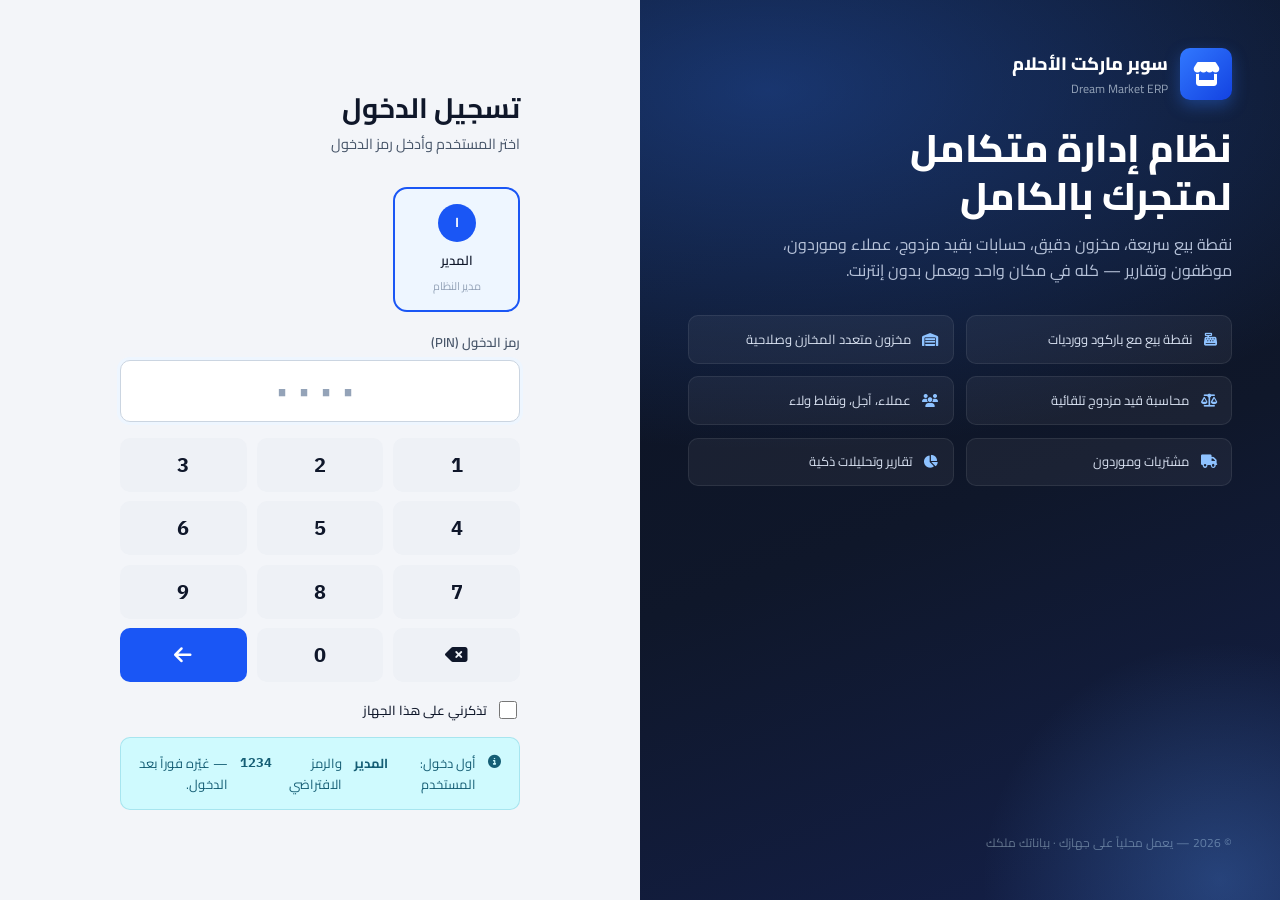
<file: index.html>
<!DOCTYPE html>
<html lang="ar" dir="rtl" data-theme="light">
<head>
  <meta charset="UTF-8">
  <meta name="viewport" content="width=device-width, initial-scale=1.0, viewport-fit=cover">
  <meta name="theme-color" content="#0f172a">
  <meta name="description" content="Dream Market ERP — نظام إدارة متكامل للسوبر ماركت والبقالة: نقطة بيع، مخزون، محاسبة، عملاء، موردون، موظفون وتقارير">
  <meta name="apple-mobile-web-app-capable" content="yes">
  <meta name="mobile-web-app-capable" content="yes">
  <title>Dream Market ERP</title>
  <link rel="manifest" href="manifest.json">
  <link rel="icon" href="data:image/svg+xml,%3Csvg xmlns='http://www.w3.org/2000/svg' viewBox='0 0 64 64'%3E%3Crect width='64' height='64' rx='14' fill='%231a56f5'/%3E%3Cpath d='M14 26h36l-3 20H17z' fill='none' stroke='%23fff' stroke-width='4' stroke-linejoin='round'/%3E%3Cpath d='M22 26v-4a10 10 0 0 1 20 0v4' fill='none' stroke='%23fff' stroke-width='4'/%3E%3C/svg%3E">
  <link rel="stylesheet" href="assets/lib/fontawesome/css/all.min.css">
  <link rel="stylesheet" href="assets/css/design-system.css">
  <link rel="stylesheet" href="assets/css/layout.css">
</head>
<body>
  <div class="loading-overlay" id="loading"><div class="brand-logo" style="width:64px;height:64px;font-size:1.8rem"><i class="fas fa-store"></i></div><div class="spinner"></div><div class="muted text-sm">جاري تحميل النظام…</div></div>
  <div class="app"></div>

  <!-- Libraries (bundled locally — work fully offline) -->
  <script src="assets/lib/chart.umd.min.js"></script>
  <script src="assets/lib/xlsx.full.min.js"></script>
  <script src="assets/lib/JsBarcode.all.min.js"></script>
  <script src="assets/lib/qrcode.min.js"></script>

  <!-- Core -->
  <script src="app/core/utils.js"></script>
  <script src="app/core/events.js"></script>
  <script src="app/core/db.js"></script>
<script src="app/core/agg.js"></script>
  <script src="app/core/settings.js"></script>
  <script src="app/core/audit.js"></script>
  <script src="app/core/auth.js"></script>
  <script src="app/core/seed.js"></script>
  <script src="app/core/migrate.js"></script>
  <script src="app/core/cloud.js"></script>
  <script src="app/core/native.js"></script>
  <!-- UI kit -->
  <script src="app/ui/toast.js"></script>
  <script src="app/ui/modal.js"></script>
  <script src="app/ui/table.js"></script>
  <script src="app/ui/select.js"></script>
  <script src="app/ui/print.js"></script>
  <script src="app/ui/charts.js"></script>
  <script src="app/ui/router.js"></script>
  <script src="app/ui/cmdk.js"></script>
  <!-- Services -->
  <script src="app/services/accounting.js"></script>
  <script src="app/services/inventory.js"></script>
  <script src="app/services/shifts.js"></script>
  <script src="app/services/promotions.js"></script>
  <script src="app/services/crm.js"></script>
  <script src="app/services/purchasing.js"></script>
  <script src="app/services/sales.js"></script>
  <script src="app/services/hr.js"></script>
  <script src="app/services/notifications.js"></script>
  <script src="app/services/backup.js"></script>
  <script src="app/services/reports.js"></script>
  <script src="app/services/assets.js"></script>
  <script src="app/services/branches.js"></script>
  <script src="app/services/orders.js"></script>
  <script src="app/services/giftcards.js"></script>
  <script src="app/services/autobackup.js"></script>
  <script src="app/services/whatsapp.js"></script>
  <script src="app/services/dailyreport.js"></script>
  <script src="app/services/units.js"></script>
  <script src="app/services/pricechanges.js"></script>
  <script src="app/services/cashcount.js"></script>
  <script src="app/services/eta.js"></script>
  <script src="app/services/mobilecount.js"></script>
  <script src="app/services/openingimport.js"></script>
  <script src="app/services/importcenter.js"></script>
  <script src="app/services/importtypes.js"></script>
  <script src="app/services/license.js"></script>
  <script src="app/services/updater.js"></script>
  <script src="app/services/setupwizard.js"></script>
  <script src="app/services/cheques.js"></script>
  <script src="app/services/invoiceshare.js"></script>
  <script src="app/services/clearance.js"></script>
  <script src="app/services/hardware.js"></script>
  <!-- Views -->
  <script src="app/views/dashboard.js"></script>
  <script src="app/views/pos.js"></script>
  <script src="app/views/products.js"></script>
  <script src="app/views/inventory.js"></script>
  <script src="app/views/sales.js"></script>
  <script src="app/views/purchases.js"></script>
  <script src="app/views/suppliers.js"></script>
  <script src="app/views/customers.js"></script>
  <script src="app/views/expenses.js"></script>
  <script src="app/views/accounting.js"></script>
  <script src="app/views/shifts.js"></script>
  <script src="app/views/reports.js"></script>
  <script src="app/views/hr.js"></script>
  <script src="app/views/promotions.js"></script>
  <script src="app/views/users.js"></script>
  <script src="app/views/backup.js"></script>
  <script src="app/views/settings.js"></script>
  <script src="app/views/audit.js"></script>
  <script src="app/views/assets.js"></script>
  <script src="app/views/reminders.js"></script>
  <script src="app/views/branches.js"></script>
  <script src="app/views/orders.js"></script>
  <script src="app/views/giftcards.js"></script>
  <script src="app/views/quotations.js"></script>
  <script src="app/views/imports.js"></script>
  <script src="app/views/cheques.js"></script>
  <script src="app/views/analytics.js"></script>
  <!-- Self-tests (run from النسخ الاحتياطي → تشغيل اختبارات النظام) -->
  <script src="app/tests/e2e.js"></script>
  <script src="app/tests/feat-backup.js"></script>
  <script src="app/tests/feat-units.js"></script>
  <script src="app/tests/feat-ops.js"></script>
  <script src="app/tests/feat-opening.js"></script>
  <script src="app/tests/feat-imports.js"></script>
  <script src="app/tests/feat-dist.js"></script>
  <script src="app/tests/feat-cloud.js"></script>
  <script src="app/tests/feat-store.js"></script>
  <script src="app/tests/feat-hw.js"></script>
  <script src="app/tests/feat-fixes.js"></script>
  <!-- Boot -->
  <script src="app/main.js"></script>
</body>
</html>
</file>
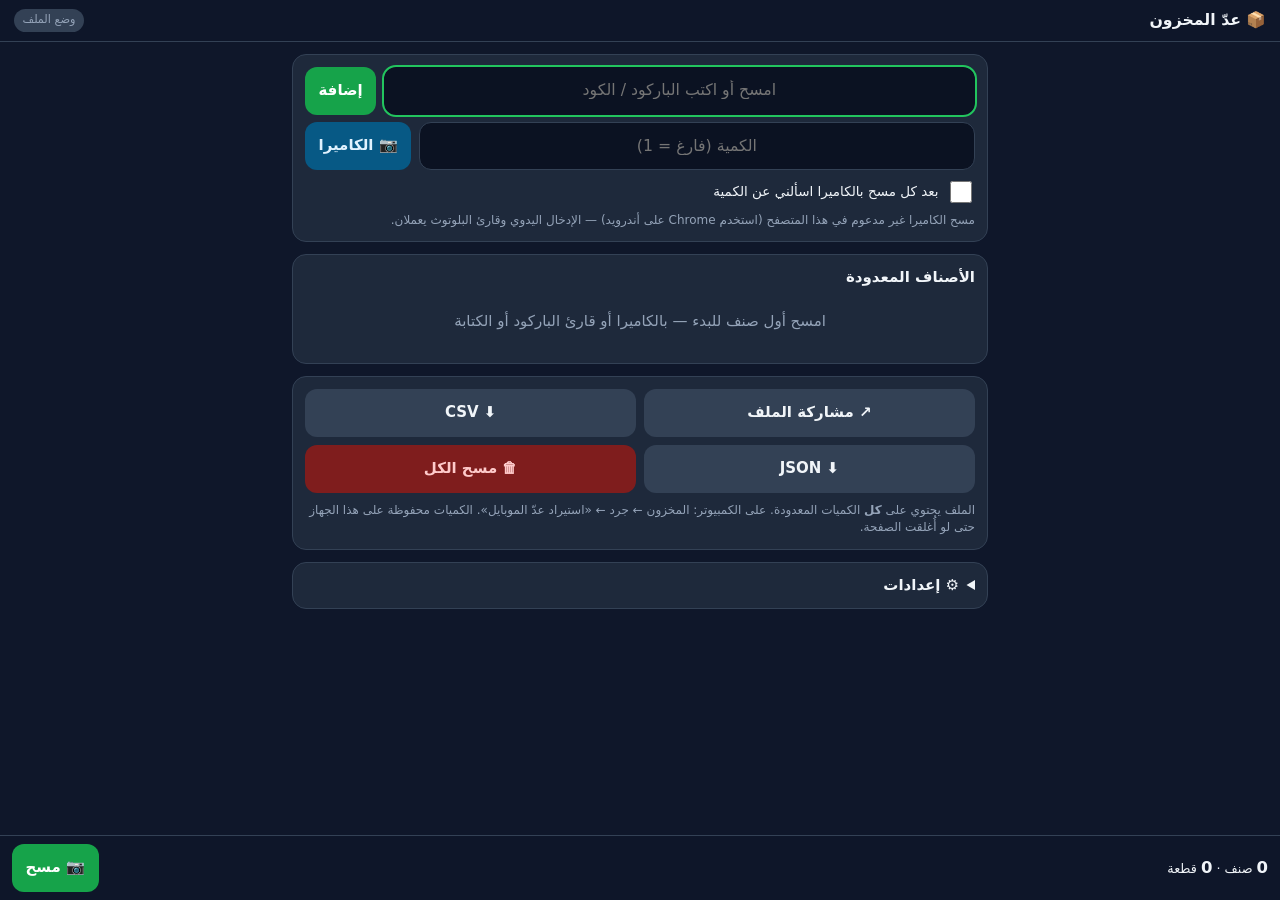
<file: count.html>
<!DOCTYPE html>
<html lang="ar" dir="rtl">
<head>
<meta charset="utf-8">
<meta name="viewport" content="width=device-width, initial-scale=1, viewport-fit=cover">
<meta name="theme-color" content="#0f172a">
<meta name="referrer" content="no-referrer">
<title>عدّ المخزون بالموبايل — Dream Market ERP</title>
<style>
:root{--bg:#0f172a;--card:#1e293b;--line:#334155;--fg:#f1f5f9;--mut:#94a3b8;--pri:#16a34a;--pri2:#22c55e;--dan:#ef4444;--war:#f59e0b;--inf:#38bdf8;--r:14px}
*{box-sizing:border-box;-webkit-tap-highlight-color:transparent}
html,body{margin:0;background:var(--bg);color:var(--fg);font:15px/1.45 system-ui,-apple-system,"Segoe UI",Tahoma,"Noto Sans Arabic",sans-serif}
body{padding:env(safe-area-inset-top) 0 calc(88px + env(safe-area-inset-bottom))}
header{position:sticky;top:0;z-index:5;background:rgba(15,23,42,.96);backdrop-filter:blur(6px);padding:.6rem .9rem;border-bottom:1px solid var(--line);display:flex;align-items:center;gap:.6rem}
header h1{font-size:1.05rem;margin:0;flex:1}
.pill{font-size:.75rem;padding:.2rem .6rem;border-radius:99px;background:#334155;color:var(--mut);white-space:nowrap}
.pill.ok{background:#14532d;color:#bbf7d0}.pill.bad{background:#7f1d1d;color:#fecaca}
main{padding:.8rem;max-width:720px;margin:0 auto}
.card{background:var(--card);border:1px solid var(--line);border-radius:var(--r);padding:.8rem;margin-bottom:.8rem}
.row{display:flex;gap:.5rem;align-items:center}
input,select,button{font:inherit;color:inherit}
input{width:100%;min-height:48px;padding:.5rem .7rem;border-radius:12px;border:1px solid var(--line);background:#0b1222;font-size:1.05rem;direction:ltr;text-align:center}
input:focus{outline:2px solid var(--pri2);border-color:transparent}
button{min-height:48px;padding:.5rem .9rem;border-radius:12px;border:0;background:#334155;cursor:pointer;font-weight:700;white-space:nowrap}
button:active{transform:scale(.97)}
button.pri{background:var(--pri);color:#fff}button.dan{background:#7f1d1d;color:#fecaca}button.inf{background:#075985;color:#e0f2fe}
button:disabled{opacity:.5}
.grid2{display:grid;grid-template-columns:1fr 1fr;gap:.5rem}
.muted{color:var(--mut)}.small{font-size:.8rem}
#cam{position:relative;border-radius:12px;overflow:hidden;background:#000;margin-top:.6rem;display:none}
#cam video{width:100%;display:block;max-height:46vh;object-fit:cover}
#cam .aim{position:absolute;inset:30% 10%;border:3px solid rgba(34,197,94,.9);border-radius:10px;box-shadow:0 0 0 999px rgba(0,0,0,.25)}
#cam .last{position:absolute;bottom:.5rem;inset-inline:0;text-align:center;font-weight:800;text-shadow:0 1px 3px #000;direction:ltr}
#cam .tools{position:absolute;top:.5rem;inset-inline-start:.5rem;display:flex;gap:.4rem}
#cam .tools button{min-height:38px;padding:.3rem .7rem;background:rgba(15,23,42,.75)}
.item{display:grid;grid-template-columns:1fr 96px 44px;gap:.5rem;align-items:center;padding:.55rem 0;border-bottom:1px solid var(--line)}
.item:last-child{border-bottom:0}
.item .nm{font-weight:700;overflow:hidden;text-overflow:ellipsis}
.item .cd{font-size:.8rem;color:var(--mut);direction:ltr;text-align:right}
.item input{min-height:42px;font-size:1.1rem;font-weight:800}
.item button{min-height:42px;padding:0;background:#3f1d1d;color:#fecaca}
.item.unk .nm{color:var(--war)}
.item.flash{animation:fl .8s}
@keyframes fl{from{background:rgba(34,197,94,.35)}to{background:transparent}}
.tag{display:inline-block;font-size:.7rem;padding:0 .4rem;border-radius:6px;background:#334155;color:var(--mut);margin-inline-start:.3rem}
.tag.p{background:#713f12;color:#fde68a}
footer{position:fixed;bottom:0;inset-inline:0;background:rgba(15,23,42,.97);border-top:1px solid var(--line);padding:.55rem .8rem calc(.55rem + env(safe-area-inset-bottom));display:flex;gap:.5rem;align-items:center;z-index:6}
footer .tot{flex:1;font-size:.85rem}
footer .tot b{font-size:1.1rem}
#toast{position:fixed;top:64px;inset-inline:1rem;z-index:9;display:none;padding:.7rem 1rem;border-radius:12px;background:#334155;font-weight:700;text-align:center;box-shadow:0 8px 24px rgba(0,0,0,.4)}
#toast.ok{background:#166534}#toast.bad{background:#991b1b}
label.sw{display:flex;align-items:center;gap:.5rem;font-size:.9rem;margin-top:.5rem}
label.sw input{width:22px;min-height:22px;height:22px}
details summary{cursor:pointer;font-weight:700}
.empty{text-align:center;color:var(--mut);padding:1.2rem .5rem}
</style>
</head>
<body>
<header><h1>📦 عدّ المخزون</h1><span class="pill" id="conn">وضع الملف</span></header>
<main>
  <div class="card">
    <div class="row"><input id="code" placeholder="امسح أو اكتب الباركود / الكود" autocomplete="off" autocapitalize="off" spellcheck="false" enterkeyhint="done"><button class="pri" id="add">إضافة</button></div>
    <div class="row" style="margin-top:.5rem"><input id="qty" type="text" inputmode="decimal" autocomplete="off" placeholder="الكمية (فارغ = 1)" style="flex:1"><button id="camBtn" class="inf">📷 الكاميرا</button></div>
    <label class="sw"><input type="checkbox" id="askQty"> بعد كل مسح بالكاميرا اسألني عن الكمية</label>
    <div id="camNote" class="small muted" style="margin-top:.4rem"></div>
    <div id="cam"><video id="video" playsinline muted></video><div class="aim"></div><div class="tools"><button id="torch" style="display:none">🔦</button><button id="camStop">✕ إيقاف</button></div><div class="last" id="lastScan"></div></div>
  </div>

  <div class="card" id="listCard">
    <div class="row" style="justify-content:space-between;margin-bottom:.3rem"><strong>الأصناف المعدودة</strong><input id="filter" placeholder="بحث…" style="max-width:150px;min-height:38px;font-size:.9rem;display:none"></div>
    <div id="list"></div>
  </div>

  <div class="card">
    <div class="grid2" id="connBtns" style="display:none;margin-bottom:.5rem"><button class="pri" id="send">⬆ إرسال للكمبيوتر</button><button id="reload">↻ تحديث الأصناف</button></div>
    <label class="sw" id="autoWrap" style="display:none;margin:0 0 .6rem"><input type="checkbox" id="autoSend"> إرسال تلقائي بعد كل مسح</label>
    <div class="grid2"><button id="share">↗ مشاركة الملف</button><button id="csv">⬇ CSV</button><button id="json">⬇ JSON</button><button class="dan" id="clear">🗑 مسح الكل</button></div>
    <p class="small muted" style="margin:.6rem 0 0">الملف يحتوي على <b>كل</b> الكميات المعدودة. على الكمبيوتر: المخزون ← جرد ← «استيراد عدّ الموبايل». الكميات محفوظة على هذا الجهاز حتى لو أُغلقت الصفحة.</p>
  </div>

  <details class="card"><summary>⚙ إعدادات</summary>
    <div style="margin-top:.6rem"><label class="small muted">اسم العادّ / الجهاز (يظهر على الكمبيوتر)</label><input id="device" style="text-align:right;direction:rtl" maxlength="40"></div>
    <div style="margin-top:.6rem"><label class="small muted">رمز الجلسة (من شاشة الجرد على الكمبيوتر)</label><div class="row"><input id="token" style="letter-spacing:.15em" maxlength="16" autocapitalize="characters"><button id="tokenSave">حفظ</button></div></div>
    <label class="sw"><input type="checkbox" id="beep" checked> صوت واهتزاز عند المسح</label>
  </details>
</main>
<footer><div class="tot"><div><b id="tItems">0</b> صنف · <b id="tQty">0</b> قطعة</div><div class="small muted" id="tPending"></div></div><button class="pri" id="scanFab">📷 مسح</button></footer>
<div id="toast"></div>

<script>
(function () {
  'use strict';
  const $ = id => document.getElementById(id);
  const KEY = 'dm-count:v1', CAT = 'dm-count:catalog';
  const esc = s => String(s == null ? '' : s).replace(/[&<>"']/g, c => ({ '&': '&amp;', '<': '&lt;', '>': '&gt;', '"': '&quot;', "'": '&#39;' }[c]));
  const digits = s => String(s == null ? '' : s).replace(/[٠-٩]/g, d => '٠١٢٣٤٥٦٧٨٩'.indexOf(d)).replace(/[۰-۹]/g, d => '۰۱۲۳۴۵۶۷۸۹'.indexOf(d)).replace(/[٫,]/g, '.').trim();
  const num = v => { const n = parseFloat(digits(v)); return isFinite(n) ? n : 0; };
  const r4 = n => Math.round((n + Number.EPSILON) * 10000) / 10000;
  const fmt = n => (Math.round(n * 1000) / 1000).toLocaleString('en-US');

  /* ---------- state (localStorage: nothing is lost on reload) ---------- */
  let st = { items: [], device: '', token: '', askQty: false, beep: true, autoSend: true };
  try { st = Object.assign(st, JSON.parse(localStorage.getItem(KEY) || '{}')); } catch (e) { /* corrupt → fresh */ }
  if (!Array.isArray(st.items)) st.items = [];
  const save = () => { try { localStorage.setItem(KEY, JSON.stringify(st)); } catch (e) { toast('تعذّر الحفظ على الجهاز (المساحة ممتلئة؟)', 'bad'); } };
  let catalog = new Map(); // code → { n, f, un }
  const loadCatalog = list => { catalog = new Map(); (list || []).forEach(p => { const base = { n: p.n, f: 1, un: p.un || '' }; if (p.c) catalog.set(String(p.c), base); (p.b || []).forEach(b => catalog.set(String(b), base)); (p.u || []).forEach(x => catalog.set(String(x.b), { n: p.n, f: x.f || 1, un: x.n || '' })); }); };
  try { loadCatalog(JSON.parse(localStorage.getItem(CAT) || '[]')); } catch (e) { /* none */ }

  /* ---------- connected mode (served by the desktop app on the LAN) ---------- */
  const qs = new URLSearchParams(location.search);
  if (qs.get('token')) { st.token = qs.get('token').toUpperCase(); save(); history.replaceState(null, '', location.pathname); }
  const served = /^https?:$/.test(location.protocol);
  let online = false;
  const api = async (path, opts = {}) => {
    const ctl = new AbortController(); const t = setTimeout(() => ctl.abort(), opts.timeout || 12000);
    try {
      const r = await fetch(path, { method: opts.method || 'GET', headers: Object.assign({ 'X-Count-Token': st.token || '' }, opts.body ? { 'Content-Type': 'application/json' } : {}), body: opts.body ? JSON.stringify(opts.body) : undefined, signal: ctl.signal, cache: 'no-store' });
      let j = null; try { j = await r.json(); } catch (e) { /* not json */ }
      if (!r.ok || !j || j.ok === false) throw new Error((j && j.err) || ('HTTP ' + r.status));
      return j;
    } catch (e) { throw new Error(e.name === 'AbortError' ? 'انتهت المهلة — تأكد من الاتصال بنفس الشبكة' : e.message); } finally { clearTimeout(t); }
  };
  function setConn(state, text) { const c = $('conn'); c.className = 'pill ' + (state === 'ok' ? 'ok' : state === 'bad' ? 'bad' : ''); c.textContent = text; }
  async function connect(quiet) {
    if (!served || !st.token) { setConn('', 'وضع الملف'); return; }
    try {
      const j = await api('/api/products', { timeout: 20000 });
      loadCatalog(j.products); try { localStorage.setItem(CAT, JSON.stringify(j.products)); } catch (e) { /* too big to cache — kept in memory */ }
      online = true; setConn('ok', '✓ متصل' + (j.store ? ' — ' + j.store : '')); $('connBtns').style.display = ''; $('autoWrap').style.display = '';
      if (!quiet) toast(`متصل بالكمبيوتر — ${j.products.length} صنف`, 'ok');
      render();
    } catch (e) { online = false; setConn('bad', 'غير متصل'); $('connBtns').style.display = ''; if (!quiet) toast('تعذّر الاتصال: ' + e.message, 'bad'); }
  }

  /* ---------- items ---------- */
  const live = () => st.items.filter(i => !i.del);
  function addScan(code, qty) {
    code = digits(code).replace(/\s+/g, ''); if (!code) return;
    qty = qty === undefined || qty === '' || qty === null ? 1 : num(qty); if (!qty) return toast('الكمية غير صالحة', 'bad');
    let it = st.items.find(i => i.code === code);
    if (it) { it.qty = r4((it.del ? 0 : it.qty) + qty); it.del = false; it.at = Date.now(); st.items = [it, ...st.items.filter(i => i !== it)]; }
    else { it = { code, qty: r4(qty), sent: 0, at: Date.now() }; st.items.unshift(it); }
    save(); render(code); feedback(); scheduleSend();
    const c = catalog.get(code); if (served && online && !c) toast('⚠ كود غير معروف: ' + code, 'bad');
  }
  function setQty(code, v) { const it = st.items.find(i => i.code === code); if (!it) return; it.qty = r4(Math.max(0, num(v))); save(); totals(); scheduleSend(); }
  function remove(code) { const it = st.items.find(i => i.code === code); if (!it) return; if (it.sent) { it.qty = 0; it.del = true; } else st.items = st.items.filter(i => i !== it); save(); render(); scheduleSend(); }

  function render(flash) {
    const f = digits($('filter').value).toLowerCase(); const all = live();
    $('filter').style.display = all.length > 15 ? '' : 'none';
    const rows = all.filter(i => !f || i.code.toLowerCase().includes(f) || ((catalog.get(i.code) || {}).n || '').toLowerCase().includes(f));
    $('list').innerHTML = rows.length ? rows.slice(0, 500).map(i => { const c = catalog.get(i.code); const pend = r4(i.qty - (i.sent || 0)); return `<div class="item ${c ? '' : (catalog.size ? 'unk' : '')} ${flash === i.code ? 'flash' : ''}" data-c="${esc(i.code)}"><div style="min-width:0"><div class="nm">${c ? esc(c.n) : (catalog.size ? 'غير معروف' : 'صنف')}${c && c.f !== 1 ? `<span class="tag">${esc(c.un || 'عبوة')} ×${fmt(c.f)}</span>` : ''}${online && pend ? '<span class="tag p">لم يُرسل</span>' : ''}</div><div class="cd">${esc(i.code)}</div></div><input type="number" inputmode="decimal" step="any" value="${i.qty}" data-q="${esc(i.code)}"><button data-x="${esc(i.code)}" aria-label="حذف">✕</button></div>`; }).join('') + (rows.length > 500 ? `<div class="empty small">يُعرض أول 500 — استخدم البحث</div>` : '') : `<div class="empty">${all.length ? 'لا نتائج' : 'امسح أول صنف للبدء — بالكاميرا أو قارئ الباركود أو الكتابة'}</div>`;
    totals();
  }
  function totals() { const all = live(); $('tItems').textContent = all.length; $('tQty').textContent = fmt(all.reduce((a, i) => a + num(i.qty), 0)); const p = st.items.filter(i => r4(i.qty - (i.sent || 0)) !== 0).length; $('tPending').textContent = served && st.token ? (p ? `${p} سطر بانتظار الإرسال` : 'كل الكميات مُرسلة ✓') : ''; }

  $('list').addEventListener('input', ev => { const q = ev.target.dataset.q; if (q) setQty(q, ev.target.value); });
  $('list').addEventListener('click', ev => { const x = ev.target.closest('[data-x]'); if (x && confirm('حذف هذا الصنف من العدّ؟')) remove(x.dataset.x); });
  $('filter').addEventListener('input', () => render());

  /* ---------- manual entry + hardware / Bluetooth scanner (keyboard wedge types + Enter) ---------- */
  const commit = () => { const c = $('code').value; if (!c.trim()) return; addScan(c, $('qty').value); $('code').value = ''; $('qty').value = ''; $('code').focus(); };
  $('add').onclick = commit;
  $('code').addEventListener('keydown', ev => { if (ev.key === 'Enter') { ev.preventDefault(); if ($('code').value.trim() && pendingCam) { $('qty').focus(); return; } commit(); } });
  $('qty').addEventListener('keydown', ev => { if (ev.key === 'Enter') { ev.preventDefault(); commit(); pendingCam = false; } });
  let wedge = '', wedgeT = 0; // scanner typing while no input has focus
  document.addEventListener('keydown', ev => {
    const t = ev.target; if (t && (t.tagName === 'INPUT' || t.tagName === 'SELECT' || t.tagName === 'TEXTAREA')) return;
    if (ev.key === 'Enter') { if (wedge.length >= 3) addScan(wedge); wedge = ''; return; }
    if (ev.key.length === 1) { const now = Date.now(); if (now - wedgeT > 80) wedge = ''; wedgeT = now; wedge += ev.key; }
  });

  /* ---------- camera (BarcodeDetector — Chrome on Android; needs HTTPS) ---------- */
  let stream = null, det = null, loop = 0, last = '', lastAt = 0, pendingCam = false, torchOn = false;
  const camOk = 'BarcodeDetector' in window && navigator.mediaDevices && navigator.mediaDevices.getUserMedia;
  if (!window.isSecureContext) $('camNote').textContent = 'الكاميرا تحتاج اتصالاً آمناً (https) — استخدم الإدخال اليدوي أو قارئ الباركود، أو افتح الصفحة من رابط QR على الكمبيوتر.';
  else if (!camOk) $('camNote').textContent = 'مسح الكاميرا غير مدعوم في هذا المتصفح (استخدم Chrome على أندرويد) — الإدخال اليدوي وقارئ البلوتوث يعملان.';
  async function camStart() {
    if (!camOk || !window.isSecureContext) return toast($('camNote').textContent || 'الكاميرا غير متاحة', 'bad');
    try {
      if (!det) { let fm = ['ean_13', 'ean_8', 'upc_a', 'upc_e', 'code_128', 'code_39', 'code_93', 'itf', 'codabar', 'qr_code']; try { const sup = await BarcodeDetector.getSupportedFormats(); fm = fm.filter(f => sup.includes(f)); } catch (e) { /* use all */ } det = new BarcodeDetector(fm.length ? { formats: fm } : undefined); }
      stream = await navigator.mediaDevices.getUserMedia({ video: { facingMode: { ideal: 'environment' }, width: { ideal: 1280 }, height: { ideal: 720 } }, audio: false });
      const v = $('video'); v.srcObject = stream; await v.play(); $('cam').style.display = 'block';
      const track = stream.getVideoTracks()[0]; const caps = track.getCapabilities ? track.getCapabilities() : {}; $('torch').style.display = caps.torch ? '' : 'none';
      const tick = async () => {
        if (!stream) return;
        try { const codes = v.readyState >= 2 ? await det.detect(v) : []; if (codes.length) { const val = codes[0].rawValue; const now = Date.now(); if (val && (val !== last || now - lastAt > 1800)) { last = val; lastAt = now; onCam(val); } } } catch (e) { /* frame not ready */ }
        loop = setTimeout(tick, 160);
      };
      tick();
    } catch (e) { toast('تعذّر فتح الكاميرا: ' + (e.name === 'NotAllowedError' ? 'اسمح بالوصول للكاميرا من إعدادات المتصفح' : e.message), 'bad'); camStop(); }
  }
  function camStop() { clearTimeout(loop); if (stream) stream.getTracks().forEach(t => t.stop()); stream = null; $('cam').style.display = 'none'; torchOn = false; }
  function onCam(val) {
    $('lastScan').textContent = val;
    if (st.askQty) { pendingCam = true; $('code').value = val; $('qty').value = ''; feedback(); $('qty').focus(); toast('أدخل الكمية ثم «إضافة»'); return; }
    addScan(val);
  }
  $('camBtn').onclick = $('scanFab').onclick = () => (stream ? camStop() : camStart());
  $('camStop').onclick = camStop;
  $('torch').onclick = async () => { try { torchOn = !torchOn; await stream.getVideoTracks()[0].applyConstraints({ advanced: [{ torch: torchOn }] }); } catch (e) { /* unsupported */ } };
  document.addEventListener('visibilitychange', () => { if (document.hidden) camStop(); });

  /* ---------- feedback ---------- */
  let actx = null;
  function feedback() { if (!st.beep) return; try { if (navigator.vibrate) navigator.vibrate(40); actx = actx || new (window.AudioContext || window.webkitAudioContext)(); const o = actx.createOscillator(), g = actx.createGain(); o.frequency.value = 1400; g.gain.value = .08; o.connect(g); g.connect(actx.destination); o.start(); o.stop(actx.currentTime + .08); } catch (e) { /* no audio */ } }
  let toastT = 0;
  function toast(msg, kind) { const t = $('toast'); t.textContent = msg; t.className = kind || ''; t.style.display = 'block'; clearTimeout(toastT); toastT = setTimeout(() => { t.style.display = 'none'; }, 2600); }

  /* ---------- send to PC (deltas since the last successful send → the PC adds them) ---------- */
  let sending = false, sendT = 0;
  function scheduleSend() { if (!served || !st.token || !st.autoSend || !online) return; clearTimeout(sendT); sendT = setTimeout(() => send(true), 2500); }
  async function send(auto) {
    if (sending) return; if (!st.token) return toast('أدخل رمز الجلسة من شاشة الجرد على الكمبيوتر', 'bad');
    const batch = st.items.map(i => ({ it: i, d: r4(i.qty - (i.sent || 0)) })).filter(x => x.d !== 0);
    if (!batch.length) { if (!auto) toast('لا توجد كميات جديدة للإرسال'); return; }
    sending = true; $('send').disabled = true;
    try {
      await api('/api/counts', { method: 'POST', body: { device: st.device || navigator.userAgent.slice(0, 40), items: batch.map(x => ({ code: x.it.code, qty: x.d })) } });
      batch.forEach(x => { x.it.sent = r4((x.it.sent || 0) + x.d); });
      st.items = st.items.filter(i => !(i.del && !i.sent));
      save(); online = true; setConn('ok', '✓ متصل'); render(); toast(`تم إرسال ${batch.length} سطر ✓`, 'ok');
    } catch (e) { setConn('bad', 'لم يُرسل'); if (!auto) toast('لم يتم الإرسال: ' + e.message, 'bad'); else totals(); }
    finally { sending = false; $('send').disabled = false; }
  }
  $('send').onclick = () => send(false);
  $('reload').onclick = () => connect(false);
  setInterval(() => { if (served && st.token && st.autoSend && st.items.some(i => r4(i.qty - (i.sent || 0)) !== 0)) send(true); }, 20000);

  /* ---------- export (offline mode — works everywhere) ---------- */
  const stamp = () => new Date().toISOString().slice(0, 16).replace(/[:T]/g, '-');
  const payload = () => ({ format: 'dm-count', v: 1, device: st.device || '', createdAt: new Date().toISOString(), items: live().filter(i => num(i.qty) > 0).map(i => ({ code: i.code, qty: i.qty, name: (catalog.get(i.code) || {}).n || '' })) });
  const csvText = () => '﻿barcode,qty,name\n' + payload().items.map(i => `${i.code},${i.qty},"${String(i.name).replace(/"/g, '""')}"`).join('\n');
  function download(text, name, type) { const b = new Blob([text], { type }); const a = document.createElement('a'); a.href = URL.createObjectURL(b); a.download = name; document.body.appendChild(a); a.click(); setTimeout(() => { URL.revokeObjectURL(a.href); a.remove(); }, 1500); }
  const guard = () => { if (!live().length) { toast('لا توجد أصناف معدودة', 'bad'); return false; } return true; };
  $('csv').onclick = () => guard() && download(csvText(), `count-${stamp()}.csv`, 'text/csv;charset=utf-8');
  $('json').onclick = () => guard() && download(JSON.stringify(payload(), null, 1), `count-${stamp()}.json`, 'application/json');
  $('share').onclick = async () => {
    if (!guard()) return;
    const file = new File([JSON.stringify(payload())], `count-${stamp()}.json`, { type: 'application/json' });
    if (navigator.canShare && navigator.canShare({ files: [file] })) { try { await navigator.share({ files: [file], title: 'عدّ المخزون' }); } catch (e) { if (e.name !== 'AbortError') toast('تعذّرت المشاركة: ' + e.message, 'bad'); } }
    else download(JSON.stringify(payload(), null, 1), file.name, 'application/json');
  };
  $('clear').onclick = () => { if (!live().length) return; const p = st.items.some(i => r4(i.qty - (i.sent || 0)) !== 0) && served && st.token; if (!confirm(p ? 'هناك كميات لم تُرسل للكمبيوتر بعد! مسح كل العدّ نهائياً؟' : 'مسح كل الأصناف المعدودة من هذا الجهاز؟')) return; st.items = []; save(); render(); };

  /* ---------- settings ---------- */
  $('device').value = st.device || ''; $('device').onchange = () => { st.device = $('device').value.trim(); save(); };
  $('token').value = st.token || ''; $('tokenSave').onclick = () => { st.token = $('token').value.trim().toUpperCase(); save(); connect(false); };
  $('askQty').checked = !!st.askQty; $('askQty').onchange = () => { st.askQty = $('askQty').checked; save(); };
  $('beep').checked = st.beep !== false; $('beep').onchange = () => { st.beep = $('beep').checked; save(); };
  $('autoSend').checked = st.autoSend !== false; $('autoSend').onchange = () => { st.autoSend = $('autoSend').checked; save(); };

  render(); connect(true); $('code').focus();
})();
</script>
</body>
</html>
</file>
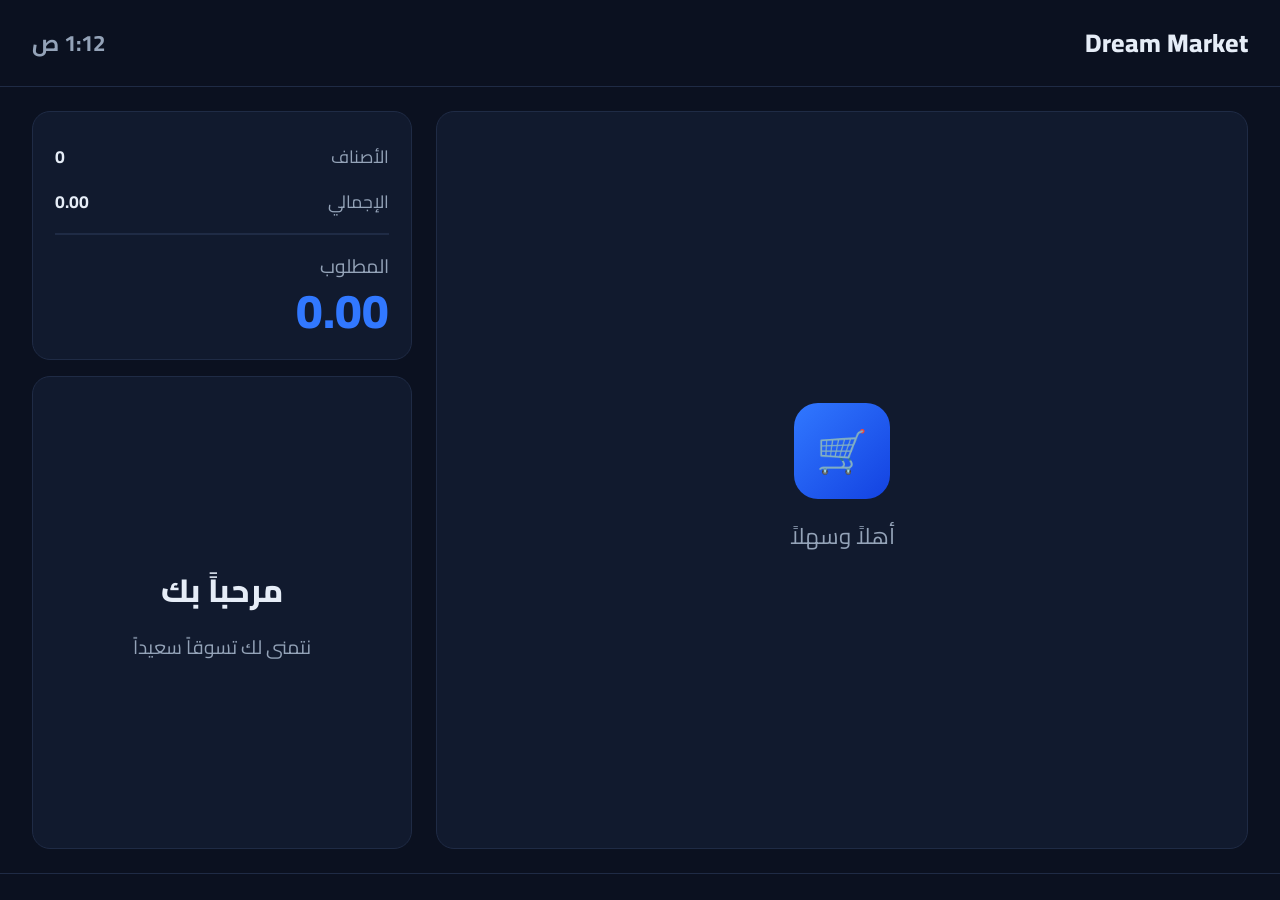
<file: display.html>
<!DOCTYPE html>
<html lang="ar" dir="rtl">
<head>
<meta charset="UTF-8"><meta name="viewport" content="width=device-width, initial-scale=1">
<title>شاشة العميل — Dream Market ERP</title>
<link rel="stylesheet" href="https://fonts.googleapis.com/css2?family=Cairo:wght@400;600;700;800&display=swap">
<style>
  :root { --bg:#0b1120; --card:#111a2e; --fg:#e6edf7; --muted:#94a3b8; --accent:#3178ff; --ok:#16a34a; --line:#1f2b45; }
  * { box-sizing:border-box; } body { margin:0; background:var(--bg); color:var(--fg); font-family:Cairo,system-ui,sans-serif; height:100vh; display:flex; flex-direction:column; overflow:hidden; }
  header { display:flex; align-items:center; justify-content:space-between; padding:1.2rem 2rem; border-bottom:1px solid var(--line); }
  header .store { font-size:1.6rem; font-weight:800; } header .store small { display:block; font-size:.9rem; color:var(--muted); font-weight:400; }
  header .clock { font-size:1.4rem; font-weight:700; color:var(--muted); font-variant-numeric:tabular-nums; }
  main { flex:1; display:grid; grid-template-columns:1fr 380px; gap:1.5rem; padding:1.5rem 2rem; min-height:0; }
  .lines { background:var(--card); border-radius:18px; border:1px solid var(--line); overflow:auto; }
  .line { display:grid; grid-template-columns:1fr 120px 140px; gap:1rem; padding:1rem 1.4rem; border-bottom:1px solid var(--line); font-size:1.25rem; align-items:center; animation:pop .25s ease; }
  .line:last-child { border-bottom:0; } .line.head { font-size:.9rem; color:var(--muted); background:rgba(255,255,255,.03); position:sticky; top:0; }
  .line .n { font-weight:700; } .line .q { color:var(--muted); text-align:center; font-variant-numeric:tabular-nums; } .line .t { text-align:left; font-weight:800; font-variant-numeric:tabular-nums; }
  .line.last { background:rgba(49,120,255,.12); }
  aside { display:flex; flex-direction:column; gap:1rem; }
  .card { background:var(--card); border:1px solid var(--line); border-radius:18px; padding:1.4rem; }
  .row { display:flex; justify-content:space-between; font-size:1.1rem; color:var(--muted); padding:.35rem 0; font-variant-numeric:tabular-nums; } .row b { color:var(--fg); }
  .total { border-top:2px solid var(--line); margin-top:.6rem; padding-top:.8rem; } .total .label { font-size:1.2rem; color:var(--muted); } .total .val { font-size:3rem; font-weight:800; color:var(--accent); font-variant-numeric:tabular-nums; direction:ltr; text-align:right; line-height:1.1; }
  .msg { flex:1; display:flex; flex-direction:column; align-items:center; justify-content:center; text-align:center; gap:.6rem; color:var(--muted); font-size:1.2rem; }
  .msg .big { font-size:2rem; font-weight:800; color:var(--fg); }
  .paid { background:linear-gradient(135deg,#052e16,#14532d); border-color:#166534; } .paid .val { color:#86efac; }
  .empty { display:flex; flex-direction:column; align-items:center; justify-content:center; height:100%; color:var(--muted); gap:1rem; font-size:1.4rem; }
  .empty .logo { width:96px; height:96px; border-radius:24px; background:linear-gradient(135deg,#3178ff,#1342e1); display:grid; place-items:center; font-size:2.6rem; color:#fff; }
  footer { padding:.8rem 2rem; border-top:1px solid var(--line); color:var(--muted); font-size:1rem; text-align:center; }
  @keyframes pop { from { opacity:0; transform:translateY(6px);} to { opacity:1; transform:none;} }
  @media (max-width:900px) { main { grid-template-columns:1fr; } }
</style>
</head>
<body>
<header><div class="store" id="store">Dream Market<small id="slogan"></small></div><div class="clock" id="clock"></div></header>
<main>
  <section class="lines" id="lines"><div class="empty"><div class="logo">🛒</div><div id="welcome">أهلاً وسهلاً</div></div></section>
  <aside>
    <div class="card" id="totals"><div class="row"><span>الأصناف</span><b id="cnt">0</b></div><div class="row"><span>الإجمالي</span><b id="sub">0.00</b></div><div class="row" id="discRow" style="display:none"><span>الخصم</span><b id="disc" style="color:#fca5a5">0.00</b></div><div class="row" id="taxRow" style="display:none"><span>الضريبة</span><b id="tax">0.00</b></div><div class="total"><div class="label" id="totLabel">المطلوب</div><div class="val" id="tot">0.00</div></div></div>
    <div class="card msg" id="msg"><div class="big" id="msgBig">مرحباً بك</div><div id="msgSub">نتمنى لك تسوقاً سعيداً</div></div>
  </aside>
</main>
<footer id="footer"></footer>
<script>
  const $ = s => document.querySelector(s);
  const esc = v => String(v ?? '').replace(/[&<>"']/g, c => ({ '&': '&amp;', '<': '&lt;', '>': '&gt;', '"': '&quot;', "'": '&#39;' }[c])); // untrusted text (product names, settings)
  const fmt = n => Number(n || 0).toLocaleString('en-US', { minimumFractionDigits: 2, maximumFractionDigits: 2 });
  let cur = 'ج.م';
  function tick() { const d = new Date(); let h = d.getHours(); const ap = h >= 12 ? 'م' : 'ص'; h = h % 12 || 12; $('#clock').textContent = `${h}:${String(d.getMinutes()).padStart(2, '0')} ${ap}`; } tick(); setInterval(tick, 10000);
  function render(state) {
    if (state.store) { $('#store').firstChild.textContent = state.store; $('#slogan').textContent = state.slogan || ''; $('#footer').textContent = state.footer || ''; cur = state.currency || cur; const w = $('#welcome'); if (w) w.textContent = state.welcome || 'أهلاً وسهلاً'; }
    const items = state.items || [];
    if (!items.length) { $('#lines').innerHTML = `<div class="empty"><div class="logo">🛒</div><div>${esc(state.welcome || 'أهلاً وسهلاً')}</div></div>`; }
    else { $('#lines').innerHTML = `<div class="line head"><span>الصنف</span><span class="q">الكمية × السعر</span><span class="t">الإجمالي</span></div>` + items.map((it, i) => `<div class="line ${i === items.length - 1 ? 'last' : ''}"><span class="n">${esc(it.name)}</span><span class="q">${esc(it.qty)} × ${fmt(it.price)}</span><span class="t">${fmt(it.total)}</span></div>`).join(''); const l = $('#lines'); l.scrollTop = l.scrollHeight; }
    $('#cnt').textContent = items.length; $('#sub').textContent = fmt(state.subtotal); $('#tot').textContent = fmt(state.total) + ' ' + cur;
    $('#discRow').style.display = state.discount ? '' : 'none'; $('#disc').textContent = '-' + fmt(state.discount);
    $('#taxRow').style.display = state.tax ? '' : 'none'; $('#tax').textContent = fmt(state.tax);
    const t = $('#totals'); t.classList.toggle('paid', state.mode === 'paid');
    if (state.mode === 'paid') { $('#totLabel').textContent = 'المدفوع'; $('#msgBig').textContent = state.change > 0 ? `الباقي ${fmt(state.change)} ${cur}` : 'شكراً لتسوقكم'; $('#msgSub').textContent = state.thanks || 'نتشرف بزيارتكم دائماً'; if (state.points) $('#msgSub').textContent += ` · +${state.points} نقطة`; }
    else { $('#totLabel').textContent = 'المطلوب'; $('#msgBig').textContent = items.length ? (state.customer ? `أهلاً ${state.customer}` : 'مرحباً بك') : 'مرحباً بك'; $('#msgSub').textContent = items.length ? `${items.length} صنف في السلة` : 'نتمنى لك تسوقاً سعيداً'; }
  }
  try { const ch = new BroadcastChannel('dm-pos-display'); ch.onmessage = ev => render(ev.data || {}); ch.postMessage({ type: 'hello' }); } catch (e) { $('#msgSub').textContent = 'المتصفح لا يدعم قناة الاتصال'; }
  window.addEventListener('storage', ev => { if (ev.key === 'dm_erp:__display' && ev.newValue) { try { render(JSON.parse(ev.newValue)); } catch {} } });
  try { const last = localStorage.getItem('dm_erp:__display'); if (last) render(JSON.parse(last)); } catch {}
</script>
</body>
</html>
</file>
<file: assets/css/design-system.css>
/* ==========================================================================
   Dream Market ERP — Design System
   Tokens · Base · Components  (RTL-first, light/dark)
   ========================================================================== */

@import url('https://fonts.googleapis.com/css2?family=Cairo:wght@300;400;500;600;700;800&family=IBM+Plex+Sans+Arabic:wght@400;500;600;700&display=swap');

:root {
  /* Brand */
  --brand-50:  #eef6ff;
  --brand-100: #d9eaff;
  --brand-200: #bcdaff;
  --brand-300: #8ec2ff;
  --brand-400: #589fff;
  --brand-500: #3178ff;
  --brand-600: #1a56f5;
  --brand-700: #1342e1;
  --brand-800: #1637b6;
  --brand-900: #18338f;

  /* Semantic */
  --success: #16a34a;  --success-bg: #dcfce7;  --success-fg: #166534;
  --warning: #f59e0b;  --warning-bg: #fef3c7;  --warning-fg: #92400e;
  --danger:  #dc2626;  --danger-bg:  #fee2e2;  --danger-fg:  #991b1b;
  --info:    #0891b2;  --info-bg:    #cffafe;  --info-fg:    #155e75;
  --purple:  #7c3aed;  --purple-bg:  #ede9fe;  --purple-fg:  #5b21b6;

  /* Surfaces (light) */
  --bg:            #f3f5f9;
  --bg-elevated:   #ffffff;
  --bg-subtle:     #f8fafc;
  --bg-muted:      #eef1f6;
  --bg-hover:      #f1f5f9;
  --sidebar-bg:    #0f172a;
  --sidebar-fg:    #cbd5e1;
  --sidebar-active:#1e293b;

  --fg:            #0f172a;
  --fg-muted:      #475569;
  --fg-subtle:     #94a3b8;
  --fg-inverse:    #ffffff;

  --border:        #e2e8f0;
  --border-strong: #cbd5e1;

  --primary:       var(--brand-600);
  --primary-hover: var(--brand-700);
  --primary-soft:  var(--brand-50);
  --primary-fg:    #ffffff;

  /* Elevation */
  --shadow-xs: 0 1px 2px rgba(15,23,42,.05);
  --shadow-sm: 0 1px 3px rgba(15,23,42,.08), 0 1px 2px rgba(15,23,42,.04);
  --shadow-md: 0 4px 12px rgba(15,23,42,.08), 0 2px 4px rgba(15,23,42,.04);
  --shadow-lg: 0 12px 32px rgba(15,23,42,.12), 0 4px 8px rgba(15,23,42,.05);
  --shadow-xl: 0 24px 64px rgba(15,23,42,.18);

  /* Shape & motion */
  --r-xs: 4px; --r-sm: 6px; --r-md: 10px; --r-lg: 14px; --r-xl: 20px; --r-full: 999px;
  --t-fast: 120ms cubic-bezier(.4,0,.2,1);
  --t-base: 200ms cubic-bezier(.4,0,.2,1);
  --t-slow: 320ms cubic-bezier(.4,0,.2,1);

  /* Typography */
  --font: 'Cairo', 'IBM Plex Sans Arabic', 'Segoe UI', Tahoma, sans-serif;
  --font-num: 'IBM Plex Sans Arabic', 'Cairo', sans-serif;
  --fs-xs: .75rem; --fs-sm: .8125rem; --fs-base: .9rem; --fs-md: 1rem;
  --fs-lg: 1.125rem; --fs-xl: 1.375rem; --fs-2xl: 1.75rem; --fs-3xl: 2.25rem;

  /* Layout */
  --sidebar-w: 260px;
  --sidebar-w-collapsed: 76px;
  --topbar-h: 64px;
  --content-max: 1600px;

  color-scheme: light;
}

[data-theme="dark"] {
  --bg:            #0b1120;
  --bg-elevated:   #111a2e;
  --bg-subtle:     #0f172a;
  --bg-muted:      #1a2540;
  --bg-hover:      #1b2742;
  --sidebar-bg:    #070c18;
  --sidebar-fg:    #94a3b8;
  --sidebar-active:#141d33;

  --fg:            #e6edf7;
  --fg-muted:      #a7b4c8;
  --fg-subtle:     #64748b;

  --border:        #1f2b45;
  --border-strong: #2c3a5a;

  --primary:       var(--brand-500);
  --primary-hover: var(--brand-400);
  --primary-soft:  rgba(49,120,255,.14);

  --success-bg: rgba(22,163,74,.16);  --success-fg: #6ee7a0;
  --warning-bg: rgba(245,158,11,.16); --warning-fg: #fcd34d;
  --danger-bg:  rgba(220,38,38,.16);  --danger-fg:  #fca5a5;
  --info-bg:    rgba(8,145,178,.16);  --info-fg:    #67e8f9;
  --purple-bg:  rgba(124,58,237,.16); --purple-fg:  #c4b5fd;

  --shadow-xs: 0 1px 2px rgba(0,0,0,.4);
  --shadow-sm: 0 1px 3px rgba(0,0,0,.5);
  --shadow-md: 0 4px 12px rgba(0,0,0,.5);
  --shadow-lg: 0 12px 32px rgba(0,0,0,.6);
  --shadow-xl: 0 24px 64px rgba(0,0,0,.7);

  color-scheme: dark;
}

/* ---------- Base ---------- */
*, *::before, *::after { box-sizing: border-box; }
html { -webkit-text-size-adjust: 100%; scroll-behavior: smooth; }
body {
  margin: 0;
  font-family: var(--font);
  font-size: var(--fs-base);
  line-height: 1.6;
  color: var(--fg);
  background: var(--bg);
  direction: rtl;
  -webkit-font-smoothing: antialiased;
  transition: background var(--t-base), color var(--t-base);
}
h1,h2,h3,h4,h5,h6 { margin: 0; font-weight: 700; line-height: 1.3; color: var(--fg); }
h1 { font-size: var(--fs-2xl); } h2 { font-size: var(--fs-xl); } h3 { font-size: var(--fs-lg); } h4 { font-size: var(--fs-md); }
p { margin: 0; }
a { color: var(--primary); text-decoration: none; }
a:hover { text-decoration: underline; }
img { max-width: 100%; display: block; }
button, input, select, textarea { font: inherit; color: inherit; }
button { cursor: pointer; background: none; border: 0; padding: 0; }
button:disabled { cursor: not-allowed; opacity: .55; }
ul, ol { margin: 0; padding: 0; list-style: none; }
table { border-collapse: collapse; width: 100%; }
.num, .mono, td.num, .money { font-family: var(--font-num); font-variant-numeric: tabular-nums; }
::selection { background: var(--primary); color: #fff; }

/* Scrollbars */
* { scrollbar-width: thin; scrollbar-color: var(--border-strong) transparent; }
*::-webkit-scrollbar { width: 8px; height: 8px; }
*::-webkit-scrollbar-thumb { background: var(--border-strong); border-radius: var(--r-full); }
*::-webkit-scrollbar-track { background: transparent; }

/* Focus */
:focus-visible { outline: 2px solid var(--primary); outline-offset: 2px; border-radius: var(--r-xs); }

/* ---------- Utilities ---------- */
.flex { display: flex; } .flex-col { flex-direction: column; } .flex-wrap { flex-wrap: wrap; }
.items-center { align-items: center; } .items-start { align-items: flex-start; } .items-end { align-items: flex-end; }
.justify-between { justify-content: space-between; } .justify-center { justify-content: center; } .justify-end { justify-content: flex-end; }
.gap-1 { gap: .25rem; } .gap-2 { gap: .5rem; } .gap-3 { gap: .75rem; } .gap-4 { gap: 1rem; } .gap-6 { gap: 1.5rem; }
.grid { display: grid; }
.grid-2 { grid-template-columns: repeat(2, 1fr); } .grid-3 { grid-template-columns: repeat(3, 1fr); } .grid-4 { grid-template-columns: repeat(4, 1fr); }
.grid-auto { grid-template-columns: repeat(auto-fill, minmax(220px, 1fr)); }
.flex-1 { flex: 1 1 0; } .w-full { width: 100%; } .h-full { height: 100%; }
.mt-1 { margin-top: .25rem; } .mt-2 { margin-top: .5rem; } .mt-3 { margin-top: .75rem; } .mt-4 { margin-top: 1rem; } .mt-6 { margin-top: 1.5rem; } .mt-8 { margin-top: 2rem; }
.mb-1 { margin-bottom: .25rem; } .mb-2 { margin-bottom: .5rem; } .mb-3 { margin-bottom: .75rem; } .mb-4 { margin-bottom: 1rem; } .mb-6 { margin-bottom: 1.5rem; }
.p-2 { padding: .5rem; } .p-3 { padding: .75rem; } .p-4 { padding: 1rem; } .p-6 { padding: 1.5rem; }
.text-center { text-align: center; } .text-left { text-align: left; } .text-right { text-align: right; }
.text-xs { font-size: var(--fs-xs); } .text-sm { font-size: var(--fs-sm); } .text-lg { font-size: var(--fs-lg); } .text-xl { font-size: var(--fs-xl); } .text-2xl { font-size: var(--fs-2xl); }
.fw-500 { font-weight: 500; } .fw-600 { font-weight: 600; } .fw-700 { font-weight: 700; } .fw-800 { font-weight: 800; }
.muted { color: var(--fg-muted); } .subtle { color: var(--fg-subtle); }
.text-success { color: var(--success); } .text-danger { color: var(--danger); } .text-warning { color: var(--warning); } .text-info { color: var(--info); } .text-primary { color: var(--primary); }
.truncate { overflow: hidden; text-overflow: ellipsis; white-space: nowrap; }
.hidden { display: none !important; }
.relative { position: relative; }
.cursor-pointer { cursor: pointer; }
.divider { height: 1px; background: var(--border); margin: 1rem 0; }
.sr-only { position: absolute; width: 1px; height: 1px; padding: 0; margin: -1px; overflow: hidden; clip: rect(0,0,0,0); border: 0; }
.ltr { direction: ltr; }

/* ---------- Card ---------- */
.card {
  background: var(--bg-elevated);
  border: 1px solid var(--border);
  border-radius: var(--r-lg);
  box-shadow: var(--shadow-xs);
  transition: box-shadow var(--t-base), transform var(--t-base), border-color var(--t-base);
}
.card-hover:hover { box-shadow: var(--shadow-md); transform: translateY(-2px); border-color: var(--border-strong); }
.card-header { display: flex; align-items: center; justify-content: space-between; gap: 1rem; padding: 1rem 1.25rem; border-bottom: 1px solid var(--border); }
.card-header h3 { display: flex; align-items: center; gap: .6rem; font-size: var(--fs-md); }
.card-header h3 i { color: var(--primary); }
.card-body { padding: 1.25rem; }
.card-footer { padding: .875rem 1.25rem; border-top: 1px solid var(--border); background: var(--bg-subtle); border-radius: 0 0 var(--r-lg) var(--r-lg); }

/* ---------- Buttons ---------- */
.btn {
  display: inline-flex; align-items: center; justify-content: center; gap: .5rem;
  padding: .55rem 1rem; border-radius: var(--r-md);
  font-weight: 600; font-size: var(--fs-sm); line-height: 1.2; white-space: nowrap;
  border: 1px solid transparent; background: var(--bg-muted); color: var(--fg);
  transition: background var(--t-fast), color var(--t-fast), transform var(--t-fast), box-shadow var(--t-fast), border-color var(--t-fast);
  user-select: none;
}
.btn:hover { background: var(--bg-hover); border-color: var(--border-strong); }
.btn:active { transform: translateY(1px); }
.btn i { font-size: .95em; }
.btn-primary { background: var(--primary); color: var(--primary-fg); }
.btn-primary:hover { background: var(--primary-hover); border-color: transparent; }
.btn-success { background: var(--success); color: #fff; } .btn-success:hover { background: #15803d; border-color: transparent; }
.btn-danger  { background: var(--danger);  color: #fff; } .btn-danger:hover  { background: #b91c1c; border-color: transparent; }
.btn-warning { background: var(--warning); color: #1c1917; } .btn-warning:hover { background: #d97706; border-color: transparent; }
.btn-info    { background: var(--info);    color: #fff; } .btn-info:hover    { background: #0e7490; border-color: transparent; }
.btn-outline { background: transparent; border-color: var(--border-strong); }
.btn-outline:hover { background: var(--bg-hover); }
.btn-outline-primary { background: transparent; border-color: var(--primary); color: var(--primary); }
.btn-outline-primary:hover { background: var(--primary-soft); }
.btn-ghost { background: transparent; }
.btn-ghost:hover { background: var(--bg-hover); border-color: transparent; }
.btn-soft-success { background: var(--success-bg); color: var(--success-fg); }
.btn-soft-danger  { background: var(--danger-bg);  color: var(--danger-fg); }
.btn-soft-warning { background: var(--warning-bg); color: var(--warning-fg); }
.btn-soft-info    { background: var(--info-bg);    color: var(--info-fg); }
.btn-soft-primary { background: var(--primary-soft); color: var(--primary); }
.btn-sm { padding: .35rem .7rem; font-size: var(--fs-xs); border-radius: var(--r-sm); }
.btn-lg { padding: .8rem 1.5rem; font-size: var(--fs-md); border-radius: var(--r-lg); }
.btn-block { width: 100%; }
.btn-icon { width: 36px; height: 36px; padding: 0; border-radius: var(--r-md); }
.btn-icon.btn-sm { width: 30px; height: 30px; }
.btn-group { display: inline-flex; }
.btn-group .btn { border-radius: 0; }
.btn-group .btn:first-child { border-radius: 0 var(--r-md) var(--r-md) 0; }
.btn-group .btn:last-child { border-radius: var(--r-md) 0 0 var(--r-md); }
.btn-group .btn.active { background: var(--primary); color: #fff; }

/* ---------- Forms ---------- */
.form-group { display: flex; flex-direction: column; gap: .4rem; margin-bottom: 1rem; }
.form-row { display: grid; grid-template-columns: repeat(auto-fit, minmax(180px, 1fr)); gap: 1rem; }
.form-row.cols-2 { grid-template-columns: 1fr 1fr; }
.form-row.cols-3 { grid-template-columns: 1fr 1fr 1fr; }
label, .label { font-size: var(--fs-sm); font-weight: 600; color: var(--fg-muted); }
.required::after { content: ' *'; color: var(--danger); }
.input, .select, .textarea,
input:not([type=checkbox]):not([type=radio]):not([type=range]):not([type=file]), select, textarea {
  width: 100%; padding: .6rem .85rem;
  background: var(--bg-elevated); color: var(--fg);
  border: 1px solid var(--border-strong); border-radius: var(--r-md);
  transition: border-color var(--t-fast), box-shadow var(--t-fast), background var(--t-fast);
  min-height: 40px;
}
input:not([type=checkbox]):not([type=radio]):focus, select:focus, textarea:focus {
  outline: none; border-color: var(--primary); box-shadow: 0 0 0 3px var(--primary-soft);
}
input::placeholder, textarea::placeholder { color: var(--fg-subtle); }
input:disabled, select:disabled, textarea:disabled { background: var(--bg-muted); opacity: .7; }
textarea { min-height: 90px; resize: vertical; }
select { appearance: none; -webkit-appearance: none; padding-left: 2.2rem;
  background-image: url("data:image/svg+xml;utf8,<svg xmlns='http://www.w3.org/2000/svg' width='12' height='12' viewBox='0 0 24 24' fill='none' stroke='%2364748b' stroke-width='2.5'><path d='M6 9l6 6 6-6'/></svg>");
  background-repeat: no-repeat; background-position: left .8rem center; }
input[type=checkbox], input[type=radio] { width: 18px; height: 18px; accent-color: var(--primary); cursor: pointer; }
.checkbox { display: inline-flex; align-items: center; gap: .5rem; cursor: pointer; font-weight: 500; color: var(--fg); }
.input-group { display: flex; align-items: stretch; }
.input-group input { border-radius: 0 var(--r-md) var(--r-md) 0; }
.input-group .addon { display: flex; align-items: center; padding: 0 .85rem; background: var(--bg-muted); border: 1px solid var(--border-strong); border-right: 0; border-radius: var(--r-md) 0 0 var(--r-md); color: var(--fg-muted); font-size: var(--fs-sm); white-space: nowrap; }
.input-icon { position: relative; }
.input-icon i { position: absolute; top: 50%; right: .85rem; transform: translateY(-50%); color: var(--fg-subtle); pointer-events: none; }
.input-icon input { padding-right: 2.4rem; }
.help-text { font-size: var(--fs-xs); color: var(--fg-subtle); }
.error-text { font-size: var(--fs-xs); color: var(--danger); }
.form-actions { display: flex; justify-content: flex-end; gap: .75rem; margin-top: 1.25rem; padding-top: 1rem; border-top: 1px solid var(--border); }
.switch { position: relative; display: inline-block; width: 44px; height: 24px; flex-shrink: 0; }
.switch input { opacity: 0; width: 0; height: 0; }
.switch .slider { position: absolute; inset: 0; background: var(--border-strong); border-radius: var(--r-full); transition: var(--t-base); }
.switch .slider::before { content: ''; position: absolute; width: 18px; height: 18px; right: 3px; top: 3px; background: #fff; border-radius: 50%; transition: var(--t-base); box-shadow: var(--shadow-sm); }
.switch input:checked + .slider { background: var(--primary); }
.switch input:checked + .slider::before { transform: translateX(-20px); }

/* ---------- Badges & Pills ---------- */
.badge { display: inline-flex; align-items: center; gap: .35rem; padding: .2rem .6rem; border-radius: var(--r-full); font-size: var(--fs-xs); font-weight: 600; line-height: 1.4; white-space: nowrap; }
.badge-success { background: var(--success-bg); color: var(--success-fg); }
.badge-danger  { background: var(--danger-bg);  color: var(--danger-fg); }
.badge-warning { background: var(--warning-bg); color: var(--warning-fg); }
.badge-info    { background: var(--info-bg);    color: var(--info-fg); }
.badge-purple  { background: var(--purple-bg);  color: var(--purple-fg); }
.badge-primary { background: var(--primary-soft); color: var(--primary); }
.badge-neutral { background: var(--bg-muted); color: var(--fg-muted); }
.badge-dot::before { content: ''; width: 6px; height: 6px; border-radius: 50%; background: currentColor; }
.count-badge { position: absolute; top: -6px; right: -6px; min-width: 18px; height: 18px; padding: 0 5px; background: var(--danger); color: #fff; font-size: 11px; font-weight: 700; border-radius: var(--r-full); display: flex; align-items: center; justify-content: center; border: 2px solid var(--bg-elevated); }

/* ---------- Tables ---------- */
.table-wrap { overflow-x: auto; border-radius: var(--r-lg); border: 1px solid var(--border); background: var(--bg-elevated); }
.table { width: 100%; font-size: var(--fs-sm); }
.table th, .table td { padding: .8rem 1rem; text-align: right; border-bottom: 1px solid var(--border); vertical-align: middle; }
.table th { background: var(--bg-subtle); font-weight: 700; color: var(--fg-muted); font-size: var(--fs-xs); text-transform: uppercase; letter-spacing: .02em; position: sticky; top: 0; z-index: 1; white-space: nowrap; }
.table th.sortable { cursor: pointer; user-select: none; }
.table th.sortable:hover { color: var(--fg); }
.table th.sortable::after { content: '\f0dc'; font-family: 'Font Awesome 6 Free'; font-weight: 900; margin-right: .4rem; opacity: .35; font-size: .8em; }
.table th.sort-asc::after { content: '\f0de'; opacity: 1; color: var(--primary); }
.table th.sort-desc::after { content: '\f0dd'; opacity: 1; color: var(--primary); }
.table tbody tr { transition: background var(--t-fast); }
.table tbody tr:hover { background: var(--bg-hover); }
.table tbody tr:last-child td { border-bottom: 0; }
.table td.num, .table th.num { text-align: left; direction: ltr; font-family: var(--font-num); font-variant-numeric: tabular-nums; }
.table td.actions { white-space: nowrap; }
.table td.actions .btn { margin-inline-start: .25rem; }
.table tfoot td { background: var(--bg-subtle); font-weight: 700; border-top: 2px solid var(--border-strong); }
.table-compact th, .table-compact td { padding: .5rem .75rem; }
.table tr.row-selected { background: var(--primary-soft) !important; }
.table tr.row-danger td { background: var(--danger-bg); }
.table tr.row-warning td { background: var(--warning-bg); }
.table-toolbar { display: flex; align-items: center; justify-content: space-between; gap: 1rem; flex-wrap: wrap; padding: .875rem 1rem; border-bottom: 1px solid var(--border); background: var(--bg-elevated); border-radius: var(--r-lg) var(--r-lg) 0 0; }
.table-toolbar + .table-wrap { border-radius: 0 0 var(--r-lg) var(--r-lg); border-top: 0; }
.table-footer { display: flex; align-items: center; justify-content: space-between; gap: 1rem; flex-wrap: wrap; padding: .75rem 1rem; font-size: var(--fs-sm); color: var(--fg-muted); }
.pagination { display: flex; align-items: center; gap: .25rem; }
.pagination .btn { min-width: 34px; }
.empty-state { text-align: center; padding: 3rem 1.5rem; color: var(--fg-muted); }
.empty-state i { font-size: 2.5rem; color: var(--fg-subtle); margin-bottom: .75rem; display: block; }
.empty-state h4 { color: var(--fg); margin-bottom: .35rem; }

/* highlight in search */
mark { background: var(--warning-bg); color: var(--warning-fg); padding: 0 2px; border-radius: 2px; }

/* ---------- Stat cards ---------- */
.kpi-grid { display: grid; grid-template-columns: repeat(auto-fit, minmax(210px, 1fr)); gap: 1rem; }
.kpi { position: relative; overflow: hidden; padding: 1.1rem 1.25rem; display: flex; gap: 1rem; align-items: center; }
.kpi-icon { width: 52px; height: 52px; border-radius: var(--r-lg); display: grid; place-items: center; font-size: 1.4rem; flex-shrink: 0; }
.kpi-icon.primary { background: var(--primary-soft); color: var(--primary); }
.kpi-icon.success { background: var(--success-bg); color: var(--success); }
.kpi-icon.warning { background: var(--warning-bg); color: var(--warning); }
.kpi-icon.danger  { background: var(--danger-bg);  color: var(--danger); }
.kpi-icon.info    { background: var(--info-bg);    color: var(--info); }
.kpi-icon.purple  { background: var(--purple-bg);  color: var(--purple); }
.kpi-body { flex: 1; min-width: 0; }
.kpi-label { font-size: var(--fs-xs); color: var(--fg-muted); font-weight: 600; margin-bottom: .2rem; }
.kpi-value { font-size: 1.5rem; font-weight: 800; font-family: var(--font-num); font-variant-numeric: tabular-nums; line-height: 1.1; }
.kpi-delta { font-size: var(--fs-xs); font-weight: 600; margin-top: .3rem; display: inline-flex; align-items: center; gap: .25rem; }
.kpi-delta.up { color: var(--success); } .kpi-delta.down { color: var(--danger); }
.kpi::after { content: ''; position: absolute; left: -30px; bottom: -30px; width: 100px; height: 100px; border-radius: 50%; background: currentColor; opacity: .03; }

/* ---------- Tabs ---------- */
.tabs { display: flex; gap: .25rem; border-bottom: 1px solid var(--border); margin-bottom: 1.25rem; overflow-x: auto; }
.tab { padding: .65rem 1rem; font-weight: 600; font-size: var(--fs-sm); color: var(--fg-muted); border-bottom: 2px solid transparent; margin-bottom: -1px; white-space: nowrap; display: inline-flex; align-items: center; gap: .5rem; transition: color var(--t-fast), border-color var(--t-fast); }
.tab:hover { color: var(--fg); }
.tab.active { color: var(--primary); border-bottom-color: var(--primary); }
.tab-pane { display: none; } .tab-pane.active { display: block; animation: fadeIn var(--t-base); }
.pills { display: inline-flex; background: var(--bg-muted); padding: 4px; border-radius: var(--r-md); gap: 2px; }
.pill { padding: .35rem .85rem; border-radius: var(--r-sm); font-size: var(--fs-sm); font-weight: 600; color: var(--fg-muted); transition: var(--t-fast); }
.pill.active { background: var(--bg-elevated); color: var(--fg); box-shadow: var(--shadow-sm); }

/* ---------- Modal ---------- */
.modal-backdrop { position: fixed; inset: 0; background: rgba(2,6,23,.6); backdrop-filter: blur(3px); z-index: 1000; display: flex; align-items: center; justify-content: center; padding: 1rem; animation: fadeIn var(--t-fast); }
.modal { background: var(--bg-elevated); border-radius: var(--r-xl); box-shadow: var(--shadow-xl); width: 100%; max-width: 560px; max-height: 92vh; display: flex; flex-direction: column; animation: slideUp var(--t-base); border: 1px solid var(--border); }
.modal.modal-lg { max-width: 860px; } .modal.modal-xl { max-width: 1140px; } .modal.modal-sm { max-width: 420px; } .modal.modal-full { max-width: 96vw; height: 92vh; }
.modal-header { display: flex; align-items: center; justify-content: space-between; padding: 1.1rem 1.4rem; border-bottom: 1px solid var(--border); }
.modal-header h3 { display: flex; align-items: center; gap: .6rem; font-size: var(--fs-lg); }
.modal-header h3 i { color: var(--primary); }
.modal-close { width: 34px; height: 34px; border-radius: var(--r-md); display: grid; place-items: center; color: var(--fg-muted); transition: var(--t-fast); }
.modal-close:hover { background: var(--danger-bg); color: var(--danger); }
.modal-body { padding: 1.4rem; overflow-y: auto; flex: 1; }
.modal-footer { display: flex; justify-content: flex-end; gap: .75rem; padding: 1rem 1.4rem; border-top: 1px solid var(--border); background: var(--bg-subtle); border-radius: 0 0 var(--r-xl) var(--r-xl); }
.modal-footer.between { justify-content: space-between; }

/* ---------- Toast ---------- */
.toast-container { position: fixed; bottom: 1.5rem; left: 1.5rem; z-index: 2000; display: flex; flex-direction: column; gap: .6rem; max-width: 380px; pointer-events: none; }
.toast { pointer-events: auto; display: flex; align-items: flex-start; gap: .75rem; padding: .9rem 1rem; background: var(--bg-elevated); border: 1px solid var(--border); border-radius: var(--r-lg); box-shadow: var(--shadow-lg); animation: slideInLeft var(--t-base); border-right: 4px solid var(--primary); }
.toast.success { border-right-color: var(--success); } .toast.error { border-right-color: var(--danger); } .toast.warning { border-right-color: var(--warning); } .toast.info { border-right-color: var(--info); }
.toast i.toast-icon { font-size: 1.15rem; margin-top: .1rem; }
.toast.success i.toast-icon { color: var(--success); } .toast.error i.toast-icon { color: var(--danger); } .toast.warning i.toast-icon { color: var(--warning); } .toast.info i.toast-icon { color: var(--info); }
.toast-body { flex: 1; font-size: var(--fs-sm); }
.toast-title { font-weight: 700; margin-bottom: .1rem; }
.toast-close { color: var(--fg-subtle); padding: .2rem; }
.toast.hiding { animation: fadeOut var(--t-base) forwards; }

/* ---------- Dropdown ---------- */
.dropdown { position: relative; display: inline-block; }
.dropdown-menu { position: absolute; top: calc(100% + 6px); right: 0; min-width: 200px; background: var(--bg-elevated); border: 1px solid var(--border); border-radius: var(--r-md); box-shadow: var(--shadow-lg); padding: .35rem; z-index: 500; display: none; animation: slideUp var(--t-fast); }
.dropdown-menu.left { right: auto; left: 0; }
.dropdown.open .dropdown-menu { display: block; }
.dropdown-item { display: flex; align-items: center; gap: .6rem; width: 100%; padding: .55rem .75rem; border-radius: var(--r-sm); font-size: var(--fs-sm); color: var(--fg); text-align: right; transition: var(--t-fast); }
.dropdown-item:hover { background: var(--bg-hover); }
.dropdown-item i { width: 18px; text-align: center; color: var(--fg-muted); }
.dropdown-item.danger { color: var(--danger); } .dropdown-item.danger i { color: var(--danger); }
.dropdown-divider { height: 1px; background: var(--border); margin: .35rem 0; }

/* ---------- Alerts ---------- */
.alert { display: flex; gap: .75rem; padding: .9rem 1.1rem; border-radius: var(--r-md); font-size: var(--fs-sm); border: 1px solid transparent; }
.alert i { margin-top: .15rem; }
.alert-info { background: var(--info-bg); color: var(--info-fg); border-color: rgba(8,145,178,.2); }
.alert-success { background: var(--success-bg); color: var(--success-fg); border-color: rgba(22,163,74,.2); }
.alert-warning { background: var(--warning-bg); color: var(--warning-fg); border-color: rgba(245,158,11,.25); }
.alert-danger { background: var(--danger-bg); color: var(--danger-fg); border-color: rgba(220,38,38,.2); }

/* ---------- Progress ---------- */
.progress { height: 8px; background: var(--bg-muted); border-radius: var(--r-full); overflow: hidden; }
.progress-bar { height: 100%; background: var(--primary); border-radius: var(--r-full); transition: width var(--t-slow); }
.progress-bar.success { background: var(--success); } .progress-bar.warning { background: var(--warning); } .progress-bar.danger { background: var(--danger); }

/* ---------- Avatar ---------- */
.avatar { width: 38px; height: 38px; border-radius: 50%; display: grid; place-items: center; background: var(--primary-soft); color: var(--primary); font-weight: 700; font-size: var(--fs-sm); flex-shrink: 0; overflow: hidden; }
.avatar.lg { width: 56px; height: 56px; font-size: var(--fs-lg); }
.avatar.sm { width: 28px; height: 28px; font-size: 11px; }
.avatar img { width: 100%; height: 100%; object-fit: cover; }

/* ---------- Tooltip ---------- */
[data-tip] { position: relative; }
[data-tip]:hover::after { content: attr(data-tip); position: absolute; bottom: calc(100% + 8px); right: 50%; transform: translateX(50%); background: var(--fg); color: var(--bg-elevated); padding: .35rem .6rem; border-radius: var(--r-sm); font-size: var(--fs-xs); white-space: nowrap; z-index: 900; pointer-events: none; box-shadow: var(--shadow-md); animation: fadeIn var(--t-fast); }

/* ---------- Skeleton ---------- */
.skeleton { background: linear-gradient(90deg, var(--bg-muted) 25%, var(--bg-hover) 50%, var(--bg-muted) 75%); background-size: 200% 100%; animation: shimmer 1.4s infinite; border-radius: var(--r-sm); }

/* ---------- Timeline ---------- */
.timeline { position: relative; padding-right: 1.5rem; }
.timeline::before { content: ''; position: absolute; right: 7px; top: 6px; bottom: 6px; width: 2px; background: var(--border); }
.timeline-item { position: relative; padding-bottom: 1.1rem; }
.timeline-item::before { content: ''; position: absolute; right: -1.5rem; top: 5px; width: 12px; height: 12px; border-radius: 50%; background: var(--primary); border: 2px solid var(--bg-elevated); box-shadow: 0 0 0 2px var(--primary-soft); }
.timeline-item.success::before { background: var(--success); } .timeline-item.danger::before { background: var(--danger); } .timeline-item.warning::before { background: var(--warning); }

/* ---------- Keyboard hint ---------- */
kbd { display: inline-block; padding: .1rem .45rem; font-family: var(--font-num); font-size: 11px; background: var(--bg-muted); border: 1px solid var(--border-strong); border-bottom-width: 2px; border-radius: 4px; color: var(--fg-muted); }

/* ---------- Animations ---------- */
@keyframes fadeIn { from { opacity: 0; } to { opacity: 1; } }
@keyframes fadeOut { from { opacity: 1; transform: translateX(0); } to { opacity: 0; transform: translateX(-16px); } }
@keyframes slideUp { from { opacity: 0; transform: translateY(14px) scale(.98); } to { opacity: 1; transform: none; } }
@keyframes slideInLeft { from { opacity: 0; transform: translateX(-24px); } to { opacity: 1; transform: none; } }
@keyframes shimmer { 0% { background-position: 200% 0; } 100% { background-position: -200% 0; } }
@keyframes pulse { 0%,100% { opacity: 1; } 50% { opacity: .45; } }
@keyframes spin { to { transform: rotate(360deg); } }
.animate-in { animation: slideUp var(--t-slow) both; }
.pulse { animation: pulse 1.6s infinite; }
.spin { animation: spin 1s linear infinite; }

@media (prefers-reduced-motion: reduce) { *, *::before, *::after { animation-duration: .01ms !important; transition-duration: .01ms !important; } }
</file>
<file: assets/css/layout.css>
/* ==========================================================================
   Dream Market ERP — App Shell & View Layouts
   ========================================================================== */

/* ---------- Shell ---------- */
.app { display: flex; min-height: 100vh; }
.app.locked { overflow: hidden; }

/* Sidebar */
.sidebar {
  width: var(--sidebar-w); flex-shrink: 0; background: var(--sidebar-bg); color: var(--sidebar-fg);
  display: flex; flex-direction: column; position: sticky; top: 0; height: 100vh;
  transition: width var(--t-slow), transform var(--t-slow); z-index: 100;
  border-left: 1px solid rgba(255,255,255,.04);
}
.sidebar-brand { display: flex; align-items: center; gap: .8rem; padding: 1.1rem 1.25rem; border-bottom: 1px solid rgba(255,255,255,.06); min-height: var(--topbar-h); }
.brand-logo { width: 40px; height: 40px; border-radius: var(--r-md); background: linear-gradient(135deg, var(--brand-500), var(--brand-700)); display: grid; place-items: center; color: #fff; font-size: 1.15rem; flex-shrink: 0; box-shadow: 0 6px 16px rgba(49,120,255,.35); }
.brand-text { min-width: 0; flex: 1; }
.brand-name { color: #fff; font-weight: 800; font-size: var(--fs-md); line-height: 1.2; overflow: hidden; text-overflow: ellipsis; white-space: nowrap; }
.brand-sub { font-size: 11px; color: var(--fg-subtle); }
.sidebar-nav { flex: 1; overflow-y: auto; padding: .75rem .75rem 1rem; }
.nav-section { font-size: 10.5px; font-weight: 700; letter-spacing: .08em; text-transform: uppercase; color: #64748b; padding: .9rem .75rem .4rem; }
.nav-item { display: flex; align-items: center; gap: .8rem; padding: .62rem .8rem; border-radius: var(--r-md); color: var(--sidebar-fg); font-weight: 500; font-size: var(--fs-sm); transition: background var(--t-fast), color var(--t-fast); position: relative; width: 100%; text-align: right; margin-bottom: 2px; }
.nav-item i { width: 22px; text-align: center; font-size: 1rem; color: #64748b; transition: color var(--t-fast); }
.nav-item:hover { background: rgba(255,255,255,.05); color: #fff; }
.nav-item:hover i { color: #fff; }
.nav-item.active { background: var(--primary); color: #fff; box-shadow: 0 4px 14px rgba(49,120,255,.35); }
.nav-item.active i { color: #fff; }
.nav-item .nav-badge { margin-inline-start: auto; background: rgba(255,255,255,.12); color: #fff; font-size: 10px; padding: .1rem .45rem; border-radius: var(--r-full); font-weight: 700; }
.nav-item.active .nav-badge { background: rgba(255,255,255,.25); }
.nav-item .nav-badge.danger { background: var(--danger); }
.sidebar-footer { padding: .75rem; border-top: 1px solid rgba(255,255,255,.06); }
.user-chip { display: flex; align-items: center; gap: .7rem; padding: .6rem .7rem; border-radius: var(--r-md); background: rgba(255,255,255,.04); width: 100%; text-align: right; }
.user-chip:hover { background: rgba(255,255,255,.08); }
.user-chip .avatar { background: rgba(255,255,255,.1); color: #fff; }
.user-chip-name { color: #fff; font-weight: 600; font-size: var(--fs-sm); line-height: 1.2; }
.user-chip-role { font-size: 11px; color: var(--fg-subtle); }

/* Collapsed sidebar */
.app.sidebar-collapsed .sidebar { width: var(--sidebar-w-collapsed); }
.app.sidebar-collapsed .brand-text, .app.sidebar-collapsed .nav-section, .app.sidebar-collapsed .nav-item span, .app.sidebar-collapsed .nav-item .nav-badge, .app.sidebar-collapsed .user-chip-name, .app.sidebar-collapsed .user-chip-role, .app.sidebar-collapsed .user-chip > i { display: none; }
.app.sidebar-collapsed .nav-item { justify-content: center; padding: .7rem 0; }
.app.sidebar-collapsed .sidebar-brand { justify-content: center; padding: 1.1rem .5rem; }
.app.sidebar-collapsed .user-chip { justify-content: center; }

/* Main */
.main { flex: 1; min-width: 0; display: flex; flex-direction: column; }
.topbar { height: var(--topbar-h); background: var(--bg-elevated); border-bottom: 1px solid var(--border); display: flex; align-items: center; gap: 1rem; padding: 0 1.5rem; position: sticky; top: 0; z-index: 90; }
.topbar-title { display: flex; align-items: center; gap: .75rem; min-width: 0; }
.topbar-title h1 { font-size: var(--fs-lg); font-weight: 700; white-space: nowrap; overflow: hidden; text-overflow: ellipsis; }
.breadcrumb { display: flex; align-items: center; gap: .4rem; font-size: var(--fs-xs); color: var(--fg-subtle); }
.topbar-search { flex: 1; max-width: 420px; margin: 0 auto; position: relative; }
.topbar-search input { padding-right: 2.6rem; background: var(--bg-subtle); border-color: transparent; height: 40px; min-height: 40px; }
.topbar-search input:focus { background: var(--bg-elevated); border-color: var(--primary); }
.topbar-search i { position: absolute; top: 50%; right: .9rem; transform: translateY(-50%); color: var(--fg-subtle); }
.topbar-search kbd { position: absolute; top: 50%; left: .7rem; transform: translateY(-50%); }
.topbar-actions { display: flex; align-items: center; gap: .35rem; margin-inline-start: auto; }
.topbar-btn { position: relative; width: 40px; height: 40px; border-radius: var(--r-md); display: grid; place-items: center; color: var(--fg-muted); transition: var(--t-fast); }
.topbar-btn:hover { background: var(--bg-hover); color: var(--fg); }
.topbar-clock { font-family: var(--font-num); font-size: var(--fs-sm); color: var(--fg-muted); white-space: nowrap; display: flex; flex-direction: column; align-items: flex-end; line-height: 1.25; padding: 0 .5rem; }
.topbar-clock strong { color: var(--fg); font-size: var(--fs-md); }
.sync-indicator { display: inline-flex; align-items: center; gap: .4rem; font-size: var(--fs-xs); color: var(--fg-muted); padding: .25rem .6rem; border-radius: var(--r-full); background: var(--bg-muted); }
.sync-indicator .dot { width: 8px; height: 8px; border-radius: 50%; background: var(--success); }
.sync-indicator.offline .dot { background: var(--warning); animation: pulse 1.4s infinite; }

.content { flex: 1; padding: 1.5rem; max-width: var(--content-max); width: 100%; margin: 0 auto; }
.view { display: none; animation: fadeIn var(--t-base); }
.view.active { display: block; }

/* Page header inside a view */
.page-header { display: flex; align-items: flex-start; justify-content: space-between; gap: 1rem; flex-wrap: wrap; margin-bottom: 1.25rem; }
.page-header h2 { display: flex; align-items: center; gap: .6rem; font-size: var(--fs-xl); }
.page-header h2 i { color: var(--primary); font-size: 1.1rem; }
.page-header .desc { color: var(--fg-muted); font-size: var(--fs-sm); margin-top: .25rem; }
.page-actions { display: flex; align-items: center; gap: .6rem; flex-wrap: wrap; }
.filters { display: flex; align-items: flex-end; gap: .75rem; flex-wrap: wrap; }
.filters .form-group { margin: 0; min-width: 150px; }
.filters .search { min-width: 260px; flex: 1; }

/* Notifications panel */
.panel-drawer { position: fixed; top: 0; left: 0; height: 100vh; width: 380px; max-width: 95vw; background: var(--bg-elevated); box-shadow: var(--shadow-xl); z-index: 950; transform: translateX(-100%); transition: transform var(--t-slow); display: flex; flex-direction: column; border-right: 1px solid var(--border); }
.panel-drawer.open { transform: none; }
.panel-drawer-header { display: flex; align-items: center; justify-content: space-between; padding: 1.1rem 1.25rem; border-bottom: 1px solid var(--border); }
.panel-drawer-body { flex: 1; overflow-y: auto; padding: .75rem; }
.notif-item { display: flex; gap: .75rem; padding: .85rem; border-radius: var(--r-md); transition: var(--t-fast); border: 1px solid transparent; margin-bottom: .35rem; }
.notif-item:hover { background: var(--bg-hover); }
.notif-item.unread { background: var(--primary-soft); border-color: rgba(49,120,255,.15); }
.notif-icon { width: 38px; height: 38px; border-radius: var(--r-md); display: grid; place-items: center; flex-shrink: 0; }
.notif-title { font-weight: 700; font-size: var(--fs-sm); }
.notif-text { font-size: var(--fs-xs); color: var(--fg-muted); }
.notif-time { font-size: 10.5px; color: var(--fg-subtle); margin-top: .2rem; }

/* Command palette */
.cmdk { position: fixed; inset: 0; z-index: 1500; background: rgba(2,6,23,.55); backdrop-filter: blur(3px); display: none; align-items: flex-start; justify-content: center; padding-top: 12vh; }
.cmdk.open { display: flex; }
.cmdk-box { width: 100%; max-width: 640px; background: var(--bg-elevated); border-radius: var(--r-xl); box-shadow: var(--shadow-xl); border: 1px solid var(--border); overflow: hidden; animation: slideUp var(--t-base); }
.cmdk-input { display: flex; align-items: center; gap: .75rem; padding: .9rem 1.2rem; border-bottom: 1px solid var(--border); }
.cmdk-input input { border: 0; background: transparent; padding: 0; font-size: var(--fs-lg); min-height: 0; }
.cmdk-input input:focus { box-shadow: none; }
.cmdk-list { max-height: 420px; overflow-y: auto; padding: .5rem; }
.cmdk-item { display: flex; align-items: center; gap: .8rem; padding: .7rem .9rem; border-radius: var(--r-md); cursor: pointer; }
.cmdk-item.active, .cmdk-item:hover { background: var(--bg-hover); }
.cmdk-item i { width: 22px; text-align: center; color: var(--fg-muted); }
.cmdk-item .cmdk-sub { font-size: var(--fs-xs); color: var(--fg-subtle); }
.cmdk-group { font-size: 10.5px; font-weight: 700; letter-spacing: .06em; color: var(--fg-subtle); padding: .6rem .9rem .2rem; text-transform: uppercase; }

/* ---------- Login ---------- */
.login-screen { position: fixed; inset: 0; z-index: 5000; display: grid; grid-template-columns: 1fr 1fr; background: var(--bg); }
.login-hero { background: radial-gradient(1200px 600px at 20% 10%, rgba(49,120,255,.35), transparent 60%), linear-gradient(160deg, #0b1120 0%, #0f172a 55%, #14204a 100%); color: #fff; padding: 3rem; display: flex; flex-direction: column; justify-content: space-between; position: relative; overflow: hidden; }
.login-hero::after { content: ''; position: absolute; width: 480px; height: 480px; right: -180px; bottom: -220px; border-radius: 50%; background: radial-gradient(circle, rgba(88,159,255,.28), transparent 70%); }
.login-hero h1 { font-size: 2.4rem; font-weight: 800; color: #fff; margin: 1.5rem 0 .75rem; line-height: 1.25; }
.login-hero p { color: #b6c2d9; font-size: var(--fs-md); max-width: 460px; }
.login-features { display: grid; grid-template-columns: 1fr 1fr; gap: .8rem; margin-top: 2rem; }
.login-feature { display: flex; align-items: center; gap: .7rem; padding: .8rem .9rem; background: rgba(255,255,255,.05); border: 1px solid rgba(255,255,255,.08); border-radius: var(--r-md); font-size: var(--fs-sm); color: #d7e0f0; }
.login-feature i { color: var(--brand-300); }
.login-form-wrap { display: flex; align-items: center; justify-content: center; padding: 2rem; }
.login-form { width: 100%; max-width: 400px; }
.login-form h2 { font-size: var(--fs-2xl); margin-bottom: .35rem; }
.login-form .sub { color: var(--fg-muted); margin-bottom: 2rem; }
.pin-pad { display: grid; grid-template-columns: repeat(3, 1fr); gap: .6rem; margin-top: 1rem; }
.pin-pad button { height: 54px; font-size: 1.25rem; font-weight: 700; border-radius: var(--r-md); background: var(--bg-muted); font-family: var(--font-num); }
.pin-pad button:hover { background: var(--bg-hover); }
.user-picker { display: grid; grid-template-columns: repeat(auto-fill, minmax(110px, 1fr)); gap: .6rem; margin-bottom: 1.25rem; }
.user-pick { display: flex; flex-direction: column; align-items: center; gap: .5rem; padding: .9rem .5rem; border-radius: var(--r-lg); border: 2px solid var(--border); background: var(--bg-elevated); transition: var(--t-fast); }
.user-pick:hover { border-color: var(--border-strong); transform: translateY(-2px); }
.user-pick.active { border-color: var(--primary); background: var(--primary-soft); }
.user-pick span { font-size: var(--fs-sm); font-weight: 600; }
.user-pick small { color: var(--fg-subtle); font-size: 11px; }

/* ---------- Dashboard ---------- */
.dash-grid { display: grid; grid-template-columns: 2fr 1fr; gap: 1.25rem; margin-top: 1.25rem; }
.dash-grid.thirds { grid-template-columns: 1fr 1fr 1fr; }
.chart-box { position: relative; height: 300px; }
.chart-box.sm { height: 220px; }
.quick-actions { display: grid; grid-template-columns: repeat(auto-fill, minmax(120px, 1fr)); gap: .75rem; }
.quick-action { display: flex; flex-direction: column; align-items: center; gap: .55rem; padding: 1rem .5rem; border-radius: var(--r-lg); background: var(--bg-subtle); border: 1px solid var(--border); transition: var(--t-base); text-align: center; font-size: var(--fs-xs); font-weight: 600; color: var(--fg-muted); }
.quick-action i { font-size: 1.4rem; color: var(--primary); transition: var(--t-base); }
.quick-action:hover { background: var(--primary); color: #fff; border-color: var(--primary); transform: translateY(-3px); box-shadow: var(--shadow-md); }
.quick-action:hover i { color: #fff; }
.list-row { display: flex; align-items: center; gap: .8rem; padding: .7rem 0; border-bottom: 1px solid var(--border); }
.list-row:last-child { border-bottom: 0; }
.list-row .rank { width: 26px; height: 26px; border-radius: 50%; background: var(--bg-muted); display: grid; place-items: center; font-size: 11px; font-weight: 800; color: var(--fg-muted); flex-shrink: 0; }
.list-row .rank.gold { background: #fde68a; color: #92400e; } .list-row .rank.silver { background: #e5e7eb; color: #374151; } .list-row .rank.bronze { background: #fed7aa; color: #9a3412; }
.list-row .grow { flex: 1; min-width: 0; }
.list-row .title { font-weight: 600; font-size: var(--fs-sm); }
.list-row .sub { font-size: var(--fs-xs); color: var(--fg-subtle); }
.list-row .val { font-family: var(--font-num); font-weight: 700; white-space: nowrap; }

/* ---------- POS ---------- */
.pos { display: grid; grid-template-columns: minmax(0, 1fr) 420px; gap: 1.25rem; height: calc(100vh - var(--topbar-h) - 3rem); min-height: 620px; }
.pos-left { display: flex; flex-direction: column; gap: .9rem; min-height: 0; min-width: 0; }
.pos-right { min-width: 0; }
.pos-search-row { display: flex; gap: .6rem; }
.pos-search-row .input-icon { flex: 1; }
.pos-search-row input { height: 46px; font-size: var(--fs-md); }
.pos-cats { display: flex; gap: .5rem; overflow-x: auto; padding-bottom: .25rem; flex-shrink: 0; }
.pos-cat { padding: .45rem .95rem; border-radius: var(--r-full); background: var(--bg-elevated); border: 1px solid var(--border); font-size: var(--fs-sm); font-weight: 600; white-space: nowrap; color: var(--fg-muted); transition: var(--t-fast); }
.pos-cat:hover { border-color: var(--primary); color: var(--primary); }
.pos-cat.active { background: var(--primary); color: #fff; border-color: var(--primary); }
.pos-products { flex: 1; overflow-y: auto; display: grid; grid-template-columns: repeat(auto-fill, minmax(150px, 1fr)); gap: .75rem; align-content: start; padding: 2px; }
.pos-product { background: var(--bg-elevated); border: 1px solid var(--border); border-radius: var(--r-lg); padding: .75rem; cursor: pointer; transition: var(--t-fast); display: flex; flex-direction: column; gap: .4rem; position: relative; user-select: none; }
.pos-product:hover { border-color: var(--primary); box-shadow: var(--shadow-md); transform: translateY(-2px); }
.pos-product:active { transform: scale(.98); }
.pos-product.out { opacity: .5; pointer-events: none; }
.pos-product-img { height: 80px; border-radius: var(--r-md); background: var(--bg-muted); display: grid; place-items: center; color: var(--fg-subtle); font-size: 1.8rem; overflow: hidden; }
.pos-product-img img { width: 100%; height: 100%; object-fit: cover; }
.pos-product-name { font-weight: 600; font-size: var(--fs-sm); line-height: 1.3; height: 2.6em; overflow: hidden; }
.pos-product-price { font-family: var(--font-num); font-weight: 800; color: var(--primary); font-size: var(--fs-md); }
.pos-product-stock { font-size: 11px; color: var(--fg-subtle); }
.pos-product .stock-low { color: var(--warning); font-weight: 700; }
.pos-product .offer-tag { position: absolute; top: 8px; left: 8px; background: var(--danger); color: #fff; font-size: 10px; font-weight: 800; padding: .15rem .45rem; border-radius: var(--r-sm); }

.pos-right { display: flex; flex-direction: column; min-height: 0; }
.pos-cart-header { display: flex; align-items: center; justify-content: space-between; padding: .9rem 1.1rem; border-bottom: 1px solid var(--border); }
.pos-customer { padding: .75rem 1.1rem; border-bottom: 1px solid var(--border); display: flex; gap: .5rem; align-items: center; }
.pos-customer .selected-customer { flex: 1; display: flex; align-items: center; gap: .6rem; padding: .5rem .7rem; background: var(--bg-subtle); border-radius: var(--r-md); font-size: var(--fs-sm); }
.pos-customer .selected-customer .badge { margin-inline-start: auto; }
.pos-cart-items { flex: 1; overflow-y: auto; padding: .5rem .75rem; min-height: 0; }
.cart-line { display: grid; grid-template-columns: 1fr auto; gap: .5rem; padding: .7rem .5rem; border-bottom: 1px dashed var(--border); animation: fadeIn var(--t-fast); }
.cart-line:last-child { border-bottom: 0; }
.cart-line-name { font-weight: 600; font-size: var(--fs-sm); }
.cart-line-meta { font-size: 11px; color: var(--fg-subtle); font-family: var(--font-num); }
.cart-line-total { font-family: var(--font-num); font-weight: 800; text-align: left; }
.qty-control { display: inline-flex; align-items: center; border: 1px solid var(--border-strong); border-radius: var(--r-md); overflow: hidden; }
.qty-control button { width: 28px; height: 28px; display: grid; place-items: center; background: var(--bg-subtle); color: var(--fg-muted); }
.qty-control button:hover { background: var(--primary); color: #fff; }
.qty-control input { width: 46px; height: 28px; min-height: 28px; text-align: center; border: 0; border-radius: 0; padding: 0; font-weight: 700; font-family: var(--font-num); }
.cart-line-actions { display: flex; align-items: center; justify-content: space-between; grid-column: 1 / -1; }
.pos-totals { padding: .9rem 1.1rem; border-top: 1px solid var(--border); background: var(--bg-subtle); }
.tot-row { display: flex; justify-content: space-between; align-items: center; padding: .25rem 0; font-size: var(--fs-sm); color: var(--fg-muted); }
.tot-row .val { font-family: var(--font-num); font-weight: 600; color: var(--fg); }
.tot-row.grand { font-size: var(--fs-lg); color: var(--fg); font-weight: 800; padding-top: .6rem; margin-top: .4rem; border-top: 2px solid var(--border-strong); }
.tot-row.grand .val { font-size: 1.5rem; color: var(--primary); }
.pos-pay-btns { display: grid; grid-template-columns: 1fr 1fr; gap: .5rem; padding: .9rem 1.1rem 1.1rem; }
.pos-pay-btns .btn { height: 48px; font-size: var(--fs-md); }
.pos-pay-btns .btn.span-2 { grid-column: 1 / -1; height: 56px; font-size: var(--fs-lg); }
.pos-footer-tools { display: flex; gap: .4rem; padding: 0 1.1rem .9rem; }
.pos-footer-tools .btn { flex: 1; }

/* Payment modal */
.pay-methods { display: grid; grid-template-columns: repeat(3, 1fr); gap: .6rem; }
.pay-method { display: flex; flex-direction: column; align-items: center; gap: .4rem; padding: .9rem .5rem; border: 2px solid var(--border); border-radius: var(--r-lg); font-weight: 600; font-size: var(--fs-sm); transition: var(--t-fast); }
.pay-method i { font-size: 1.4rem; color: var(--fg-muted); }
.pay-method:hover { border-color: var(--border-strong); }
.pay-method.active { border-color: var(--primary); background: var(--primary-soft); color: var(--primary); }
.pay-method.active i { color: var(--primary); }
.amount-display { font-family: var(--font-num); font-size: 2.4rem; font-weight: 800; text-align: center; padding: 1rem; background: var(--bg-subtle); border-radius: var(--r-lg); direction: ltr; }
.quick-amounts { display: flex; gap: .5rem; flex-wrap: wrap; }
.quick-amounts .btn { flex: 1; min-width: 70px; }
.change-box { display: flex; justify-content: space-between; align-items: center; padding: .9rem 1.1rem; border-radius: var(--r-md); font-weight: 700; }
.change-box.ok { background: var(--success-bg); color: var(--success-fg); }
.change-box.short { background: var(--danger-bg); color: var(--danger-fg); }
.change-box .val { font-family: var(--font-num); font-size: 1.5rem; }

/* ---------- Detail / statement views ---------- */
.detail-grid { display: grid; grid-template-columns: repeat(auto-fit, minmax(160px, 1fr)); gap: .75rem 1.25rem; }
.detail-item .dl { font-size: var(--fs-xs); color: var(--fg-subtle); font-weight: 600; }
.detail-item .dv { font-weight: 600; margin-top: .1rem; }
.doc-lines { border: 1px solid var(--border); border-radius: var(--r-md); overflow: hidden; }
.doc-line { display: grid; grid-template-columns: 2fr 1fr 1fr 1fr 40px; gap: .5rem; align-items: center; padding: .5rem .75rem; border-bottom: 1px solid var(--border); }
.doc-line:last-child { border-bottom: 0; }
.doc-line.head { background: var(--bg-subtle); font-size: var(--fs-xs); font-weight: 700; color: var(--fg-muted); }
.doc-line input, .doc-line select { min-height: 34px; padding: .35rem .6rem; font-size: var(--fs-sm); }
.doc-summary { display: flex; justify-content: flex-end; margin-top: 1rem; }
.doc-summary-box { min-width: 280px; }
.doc-summary-box .tot-row { padding: .35rem 0; }

/* Ledger balance chip */
.balance-chip { display: inline-flex; flex-direction: column; align-items: flex-end; padding: .5rem .9rem; border-radius: var(--r-md); background: var(--bg-subtle); }
.balance-chip small { font-size: 10.5px; color: var(--fg-subtle); }
.balance-chip strong { font-family: var(--font-num); font-size: var(--fs-lg); }

/* Accounting tree */
.acct-tree .acct-row { display: flex; align-items: center; gap: .6rem; padding: .55rem .75rem; border-bottom: 1px solid var(--border); font-size: var(--fs-sm); }
.acct-tree .acct-row:hover { background: var(--bg-hover); }
.acct-tree .acct-row.lvl-1 { font-weight: 800; background: var(--bg-subtle); }
.acct-tree .acct-row.lvl-2 { padding-right: 1.75rem; font-weight: 600; }
.acct-tree .acct-row.lvl-3 { padding-right: 3rem; }
.acct-code { font-family: var(--font-num); color: var(--fg-subtle); width: 64px; }
.acct-bal { margin-inline-start: auto; font-family: var(--font-num); font-weight: 700; }

/* Settings */
.settings-layout { display: grid; grid-template-columns: 240px 1fr; gap: 1.25rem; }
.settings-nav { position: sticky; top: calc(var(--topbar-h) + 1.5rem); align-self: start; }
.settings-nav .nav-item { color: var(--fg-muted); }
.settings-nav .nav-item i { color: var(--fg-subtle); }
.settings-nav .nav-item:hover { background: var(--bg-hover); color: var(--fg); }
.settings-nav .nav-item.active { background: var(--primary-soft); color: var(--primary); box-shadow: none; }
.settings-nav .nav-item.active i { color: var(--primary); }
.setting-row { display: flex; align-items: center; justify-content: space-between; gap: 1rem; padding: 1rem 0; border-bottom: 1px solid var(--border); }
.setting-row:last-child { border-bottom: 0; }
.setting-row .info { flex: 1; }
.setting-row .info strong { display: block; font-size: var(--fs-sm); }
.setting-row .info span { font-size: var(--fs-xs); color: var(--fg-muted); }
.setting-row .ctrl { min-width: 200px; }

/* Permission matrix */
.perm-matrix th, .perm-matrix td { text-align: center; }
.perm-matrix td:first-child, .perm-matrix th:first-child { text-align: right; }

/* Backup */
.backup-card { display: flex; gap: 1rem; padding: 1.25rem; align-items: flex-start; }
.backup-card i.big { font-size: 2rem; color: var(--primary); }

/* Barcode label preview */
.label-preview { display: inline-flex; flex-direction: column; align-items: center; gap: .3rem; padding: .75rem 1rem; border: 1px dashed var(--border-strong); border-radius: var(--r-md); background: #fff; color: #000; font-family: var(--font-num); }

/* Loading overlay */
.loading-overlay { position: fixed; inset: 0; background: var(--bg); z-index: 6000; display: flex; flex-direction: column; align-items: center; justify-content: center; gap: 1rem; transition: opacity var(--t-slow); }
.loading-overlay.hide { opacity: 0; pointer-events: none; }
.spinner { width: 42px; height: 42px; border: 4px solid var(--border); border-top-color: var(--primary); border-radius: 50%; animation: spin .8s linear infinite; }

/* ---------- Responsive ---------- */
@media (max-width: 1280px) {
  .pos { grid-template-columns: minmax(0, 1fr) 380px; }
  .dash-grid, .dash-grid.thirds { grid-template-columns: 1fr; }
}
@media (max-width: 1024px) {
  :root { --sidebar-w: 240px; }
  .sidebar { position: fixed; right: 0; transform: translateX(100%); height: 100vh; }
  .app.sidebar-open .sidebar { transform: none; box-shadow: var(--shadow-xl); }
  .sidebar-overlay { position: fixed; inset: 0; background: rgba(2,6,23,.5); z-index: 95; display: none; }
  .app.sidebar-open .sidebar-overlay { display: block; }
  .app.sidebar-collapsed .sidebar { width: var(--sidebar-w); }
  .app.sidebar-collapsed .brand-text, .app.sidebar-collapsed .nav-section, .app.sidebar-collapsed .nav-item span, .app.sidebar-collapsed .nav-item .nav-badge, .app.sidebar-collapsed .user-chip-name, .app.sidebar-collapsed .user-chip-role { display: initial; }
  .app.sidebar-collapsed .nav-item { justify-content: flex-start; padding: .62rem .8rem; }
  .topbar-search { display: none; }
  .pos { grid-template-columns: 1fr; height: auto; }
  .pos-right { order: -1; }
  .pos-products { max-height: 60vh; }
  .settings-layout { grid-template-columns: 1fr; }
  .settings-nav { position: static; display: flex; overflow-x: auto; gap: .25rem; }
  .settings-nav .nav-item { width: auto; white-space: nowrap; }
  .login-screen { grid-template-columns: 1fr; }
  .login-hero { display: none; }
}
@media (max-width: 640px) {
  .content { padding: 1rem; }
  .topbar { padding: 0 1rem; }
  .topbar-clock { display: none; }
  .kpi-grid { grid-template-columns: 1fr 1fr; }
  .kpi { padding: .9rem; }
  .kpi-value { font-size: 1.2rem; }
  .form-row.cols-2, .form-row.cols-3 { grid-template-columns: 1fr; }
  .modal { max-height: 96vh; border-radius: var(--r-lg); }
  .pos-pay-btns { grid-template-columns: 1fr 1fr; }
  .doc-line { grid-template-columns: 1fr 1fr; }
  .toast-container { left: .75rem; right: .75rem; max-width: none; }
  .page-header h2 { font-size: var(--fs-lg); }
  .table th, .table td { padding: .6rem .7rem; }
}
</file>
